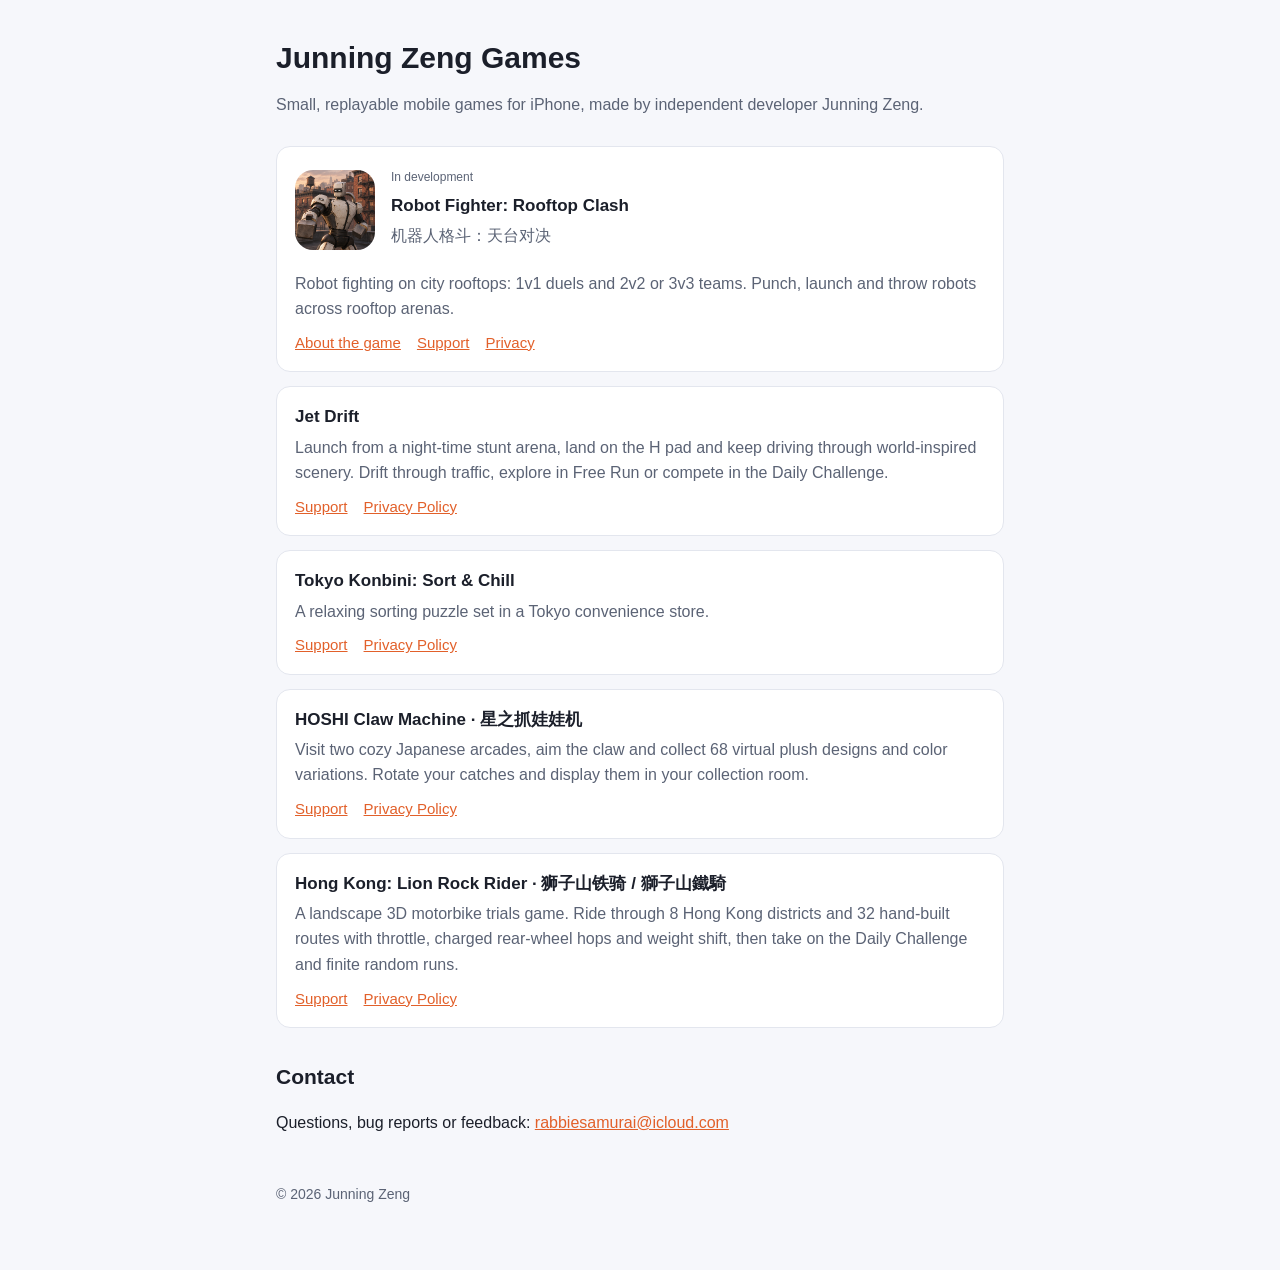
<file: index.html>
<!doctype html>
<html lang="en">
<head>
  <meta charset="utf-8">
  <meta name="viewport" content="width=device-width, initial-scale=1">
  <title>Junning Zeng Games</title>
  <meta name="description" content="Mobile games by Junning Zeng: Jet Drift, Tokyo Konbini: Sort &amp; Chill, HOSHI Claw Machine, Hong Kong: Lion Rock Rider and Robot Fighter: Rooftop Clash.">
  <link rel="stylesheet" href="style.css">
</head>
<body>
<main>
  <header>
    <h1>Junning Zeng Games</h1>
    <p class="muted">Small, replayable mobile games for iPhone, made by independent developer Junning Zeng.</p>
  </header>

  <section class="games">
    <div class="card" id="robot-fighter">
      <div class="game-heading"><img src="assets/robot-fighter.png" width="80" height="80" alt="Weathered industrial robot throwing a punch"><div><span class="status">In development</span><h3>Robot Fighter: Rooftop Clash</h3><p lang="zh-Hans">机器人格斗：天台对决</p></div></div>
      <p>Robot fighting on city rooftops: 1v1 duels and 2v2 or 3v3 teams. Punch, launch and throw robots across rooftop arenas.</p>
      <div class="links"><a href="robot-fighter.html">About the game</a><a href="support.html#robot-fighter">Support</a><a href="privacy.html#robot-fighter">Privacy</a></div>
    </div>

    <div class="card" id="rocket-flip">
      <h3>Jet Drift</h3>
      <p>Launch from a night-time stunt arena, land on the H pad and keep driving through world-inspired scenery. Drift through traffic, explore in Free Run or compete in the Daily Challenge.</p>
      <div class="links"><a href="support.html#rocket-flip">Support</a><a href="privacy.html">Privacy Policy</a></div>
    </div>
    <div class="card" id="konbini-sort">
      <h3>Tokyo Konbini: Sort &amp; Chill</h3>
      <p>A relaxing sorting puzzle set in a Tokyo convenience store.</p>
      <div class="links"><a href="support.html#konbini-sort">Support</a><a href="privacy.html">Privacy Policy</a></div>
    </div>
    <div class="card" id="hoshi-arcade">
      <h3>HOSHI Claw Machine · 星之抓娃娃机</h3>
      <p>Visit two cozy Japanese arcades, aim the claw and collect 68 virtual plush designs and color variations. Rotate your catches and display them in your collection room.</p>
      <div class="links"><a href="support.html#hoshi-arcade">Support</a><a href="privacy.html">Privacy Policy</a></div>
    </div>
    <div class="card" id="neon-kowloon">
      <h3>Hong Kong: Lion Rock Rider · 狮子山铁骑 / 獅子山鐵騎</h3>
      <p>A landscape 3D motorbike trials game. Ride through 8 Hong Kong districts and 32 hand-built routes with throttle, charged rear-wheel hops and weight shift, then take on the Daily Challenge and finite random runs.</p>
      <div class="links"><a href="support.html#neon-kowloon">Support</a><a href="privacy.html">Privacy Policy</a></div>
    </div>
  </section>

  <h2>Contact</h2>
  <p>Questions, bug reports or feedback: <a href="mailto:rabbiesamurai@icloud.com">rabbiesamurai@icloud.com</a></p>

  <footer>© 2026 Junning Zeng</footer>
</main>
</body>
</html>
</file>
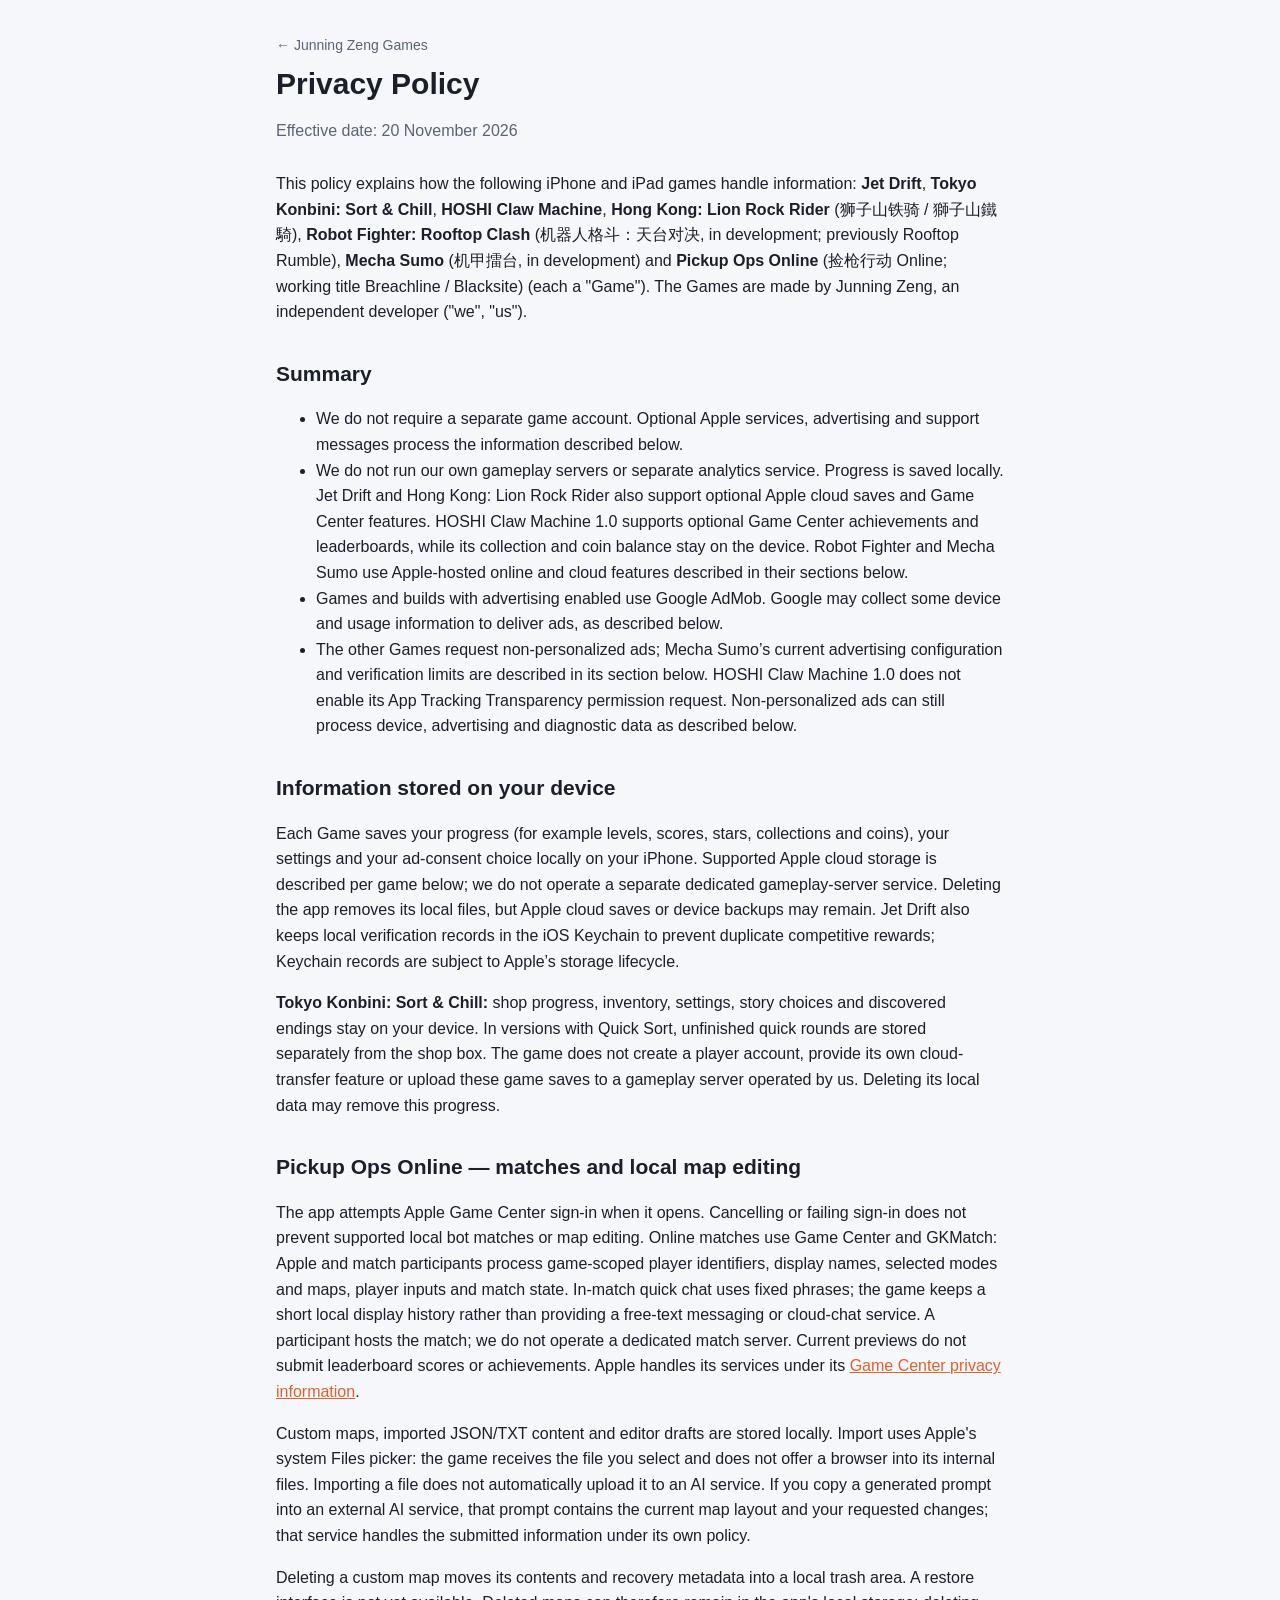
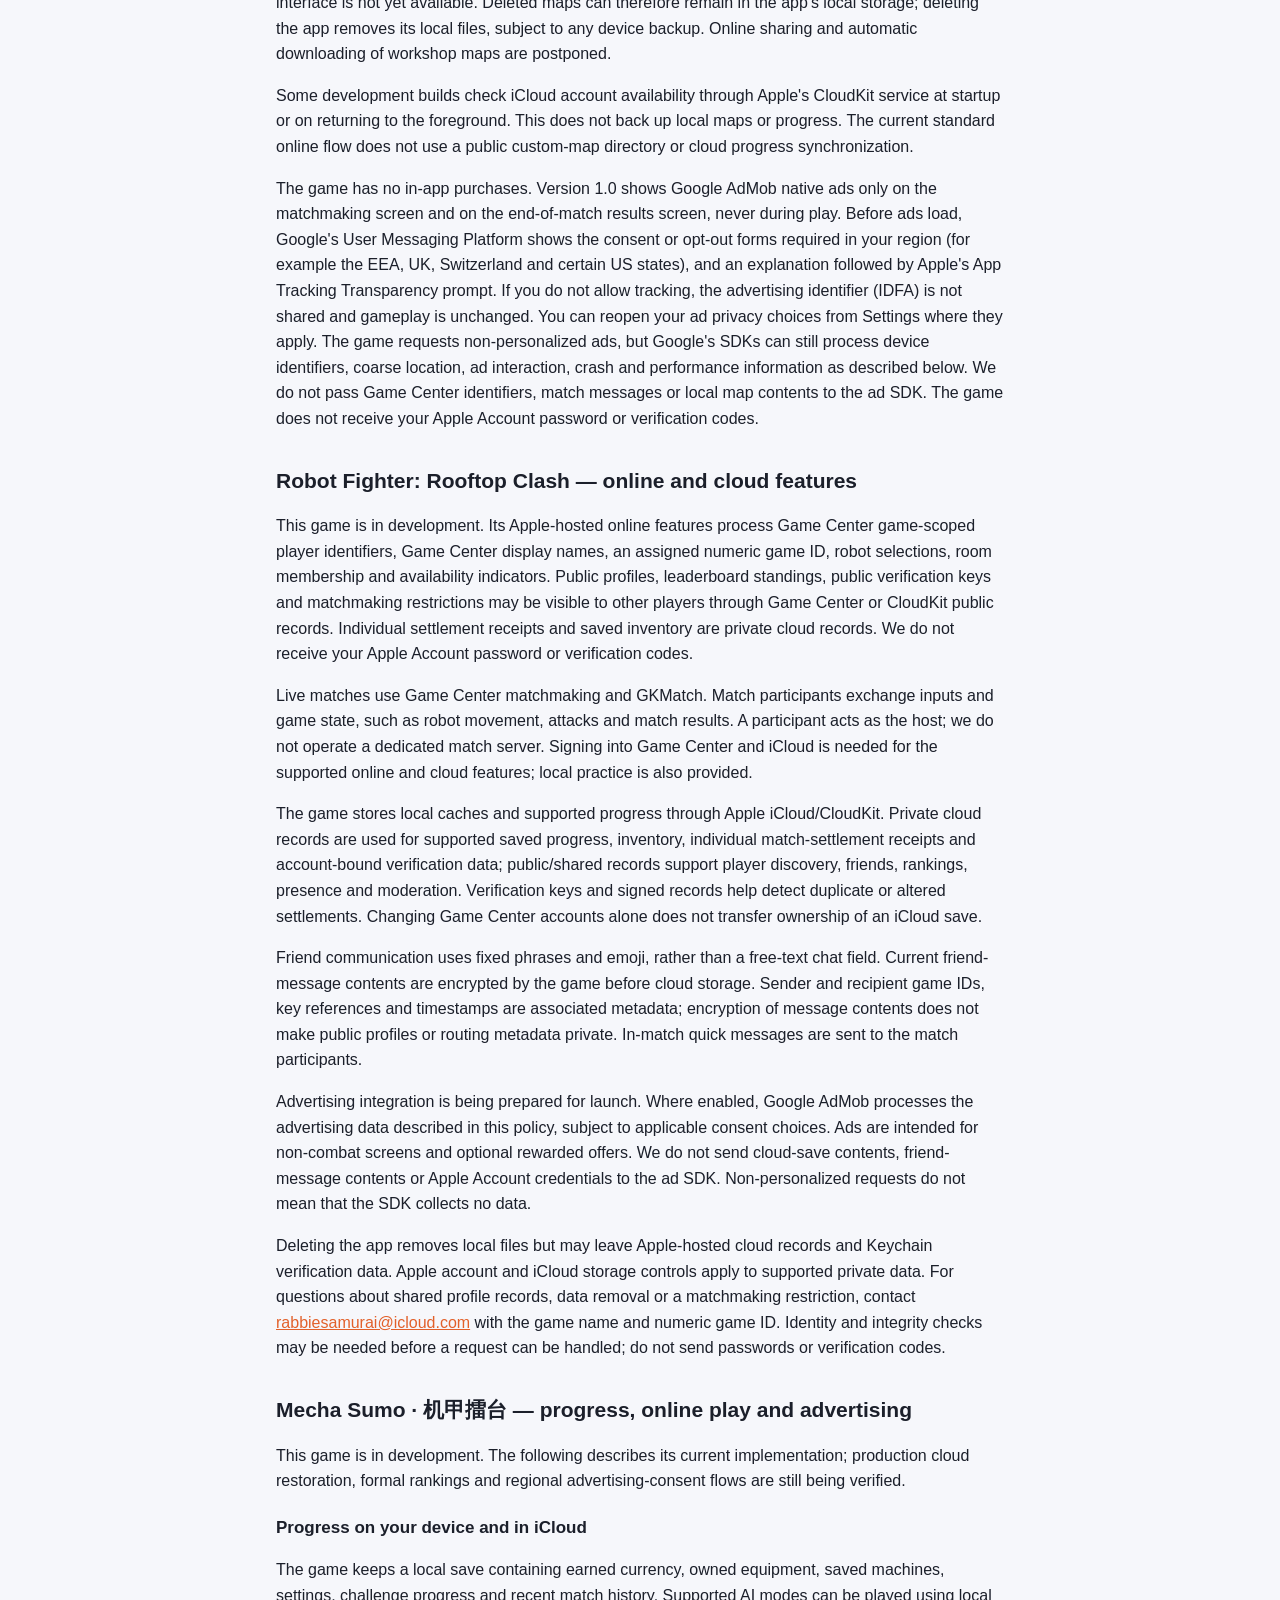
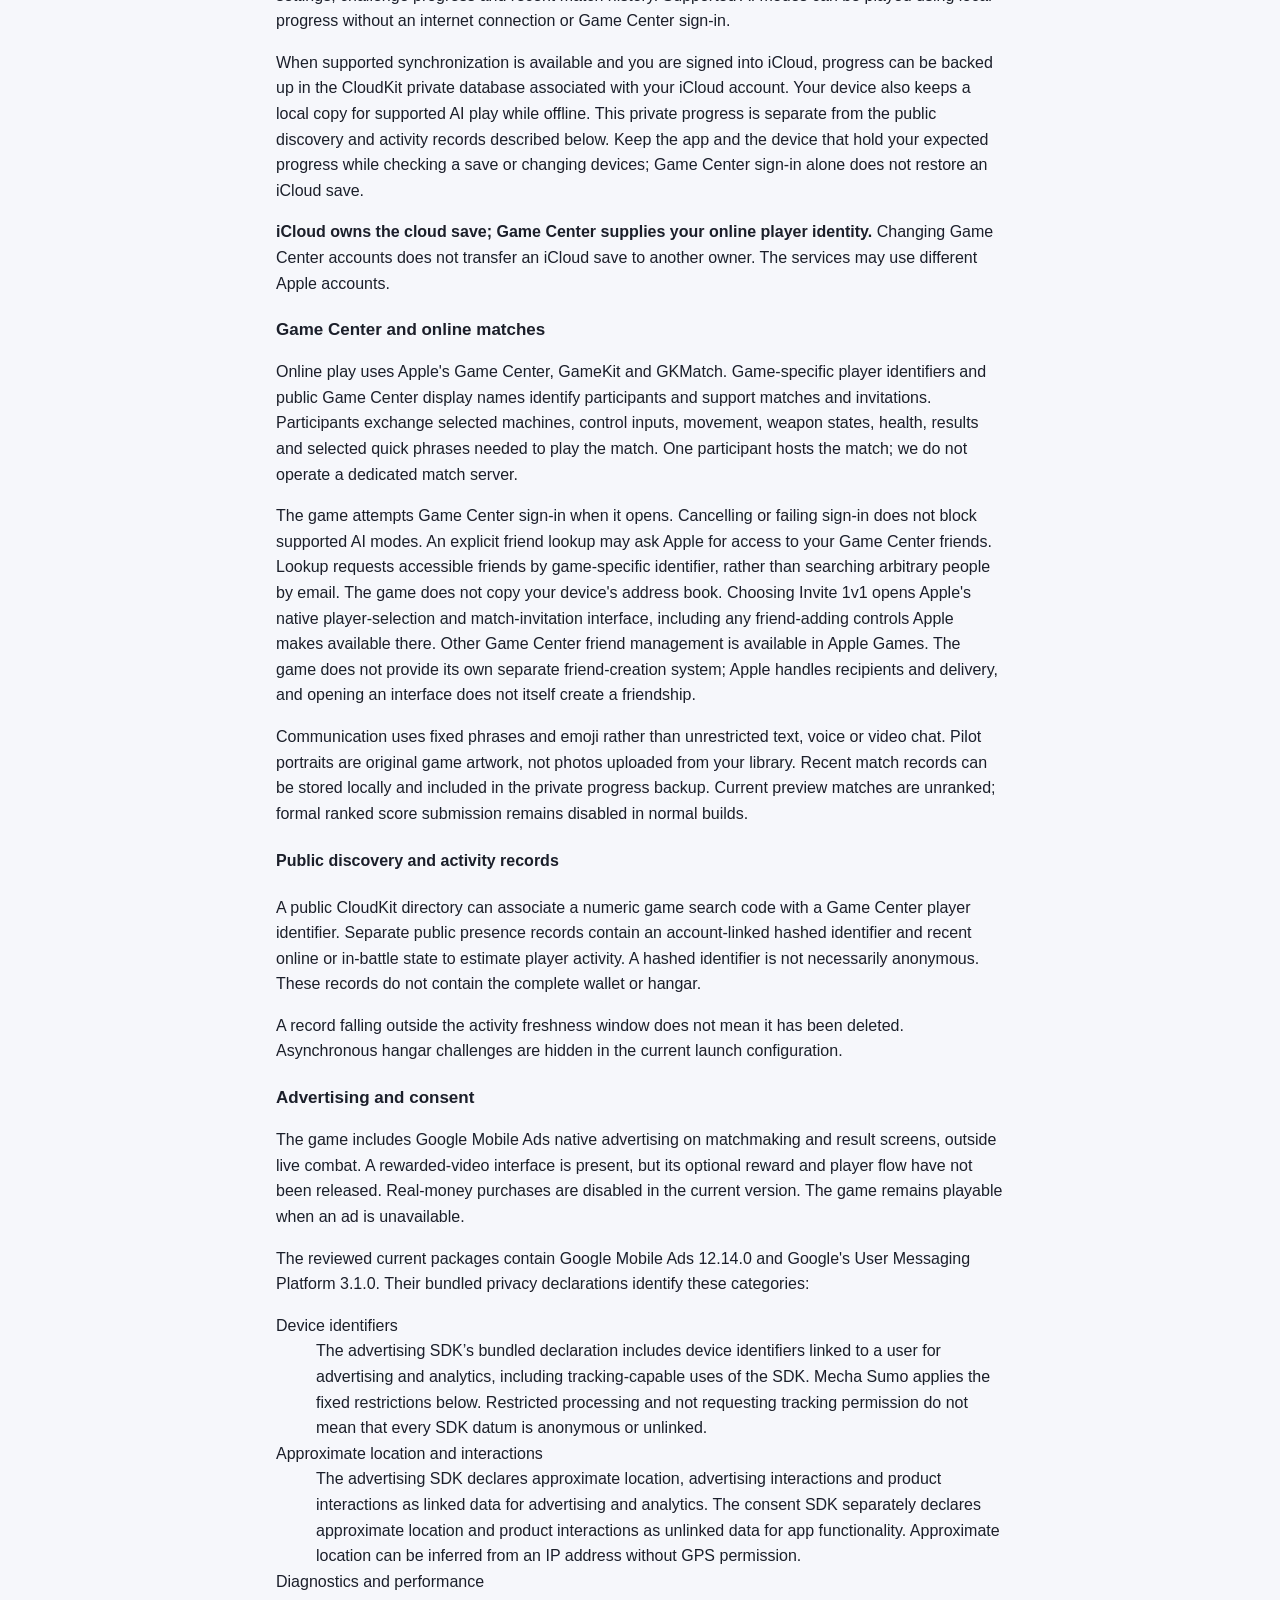
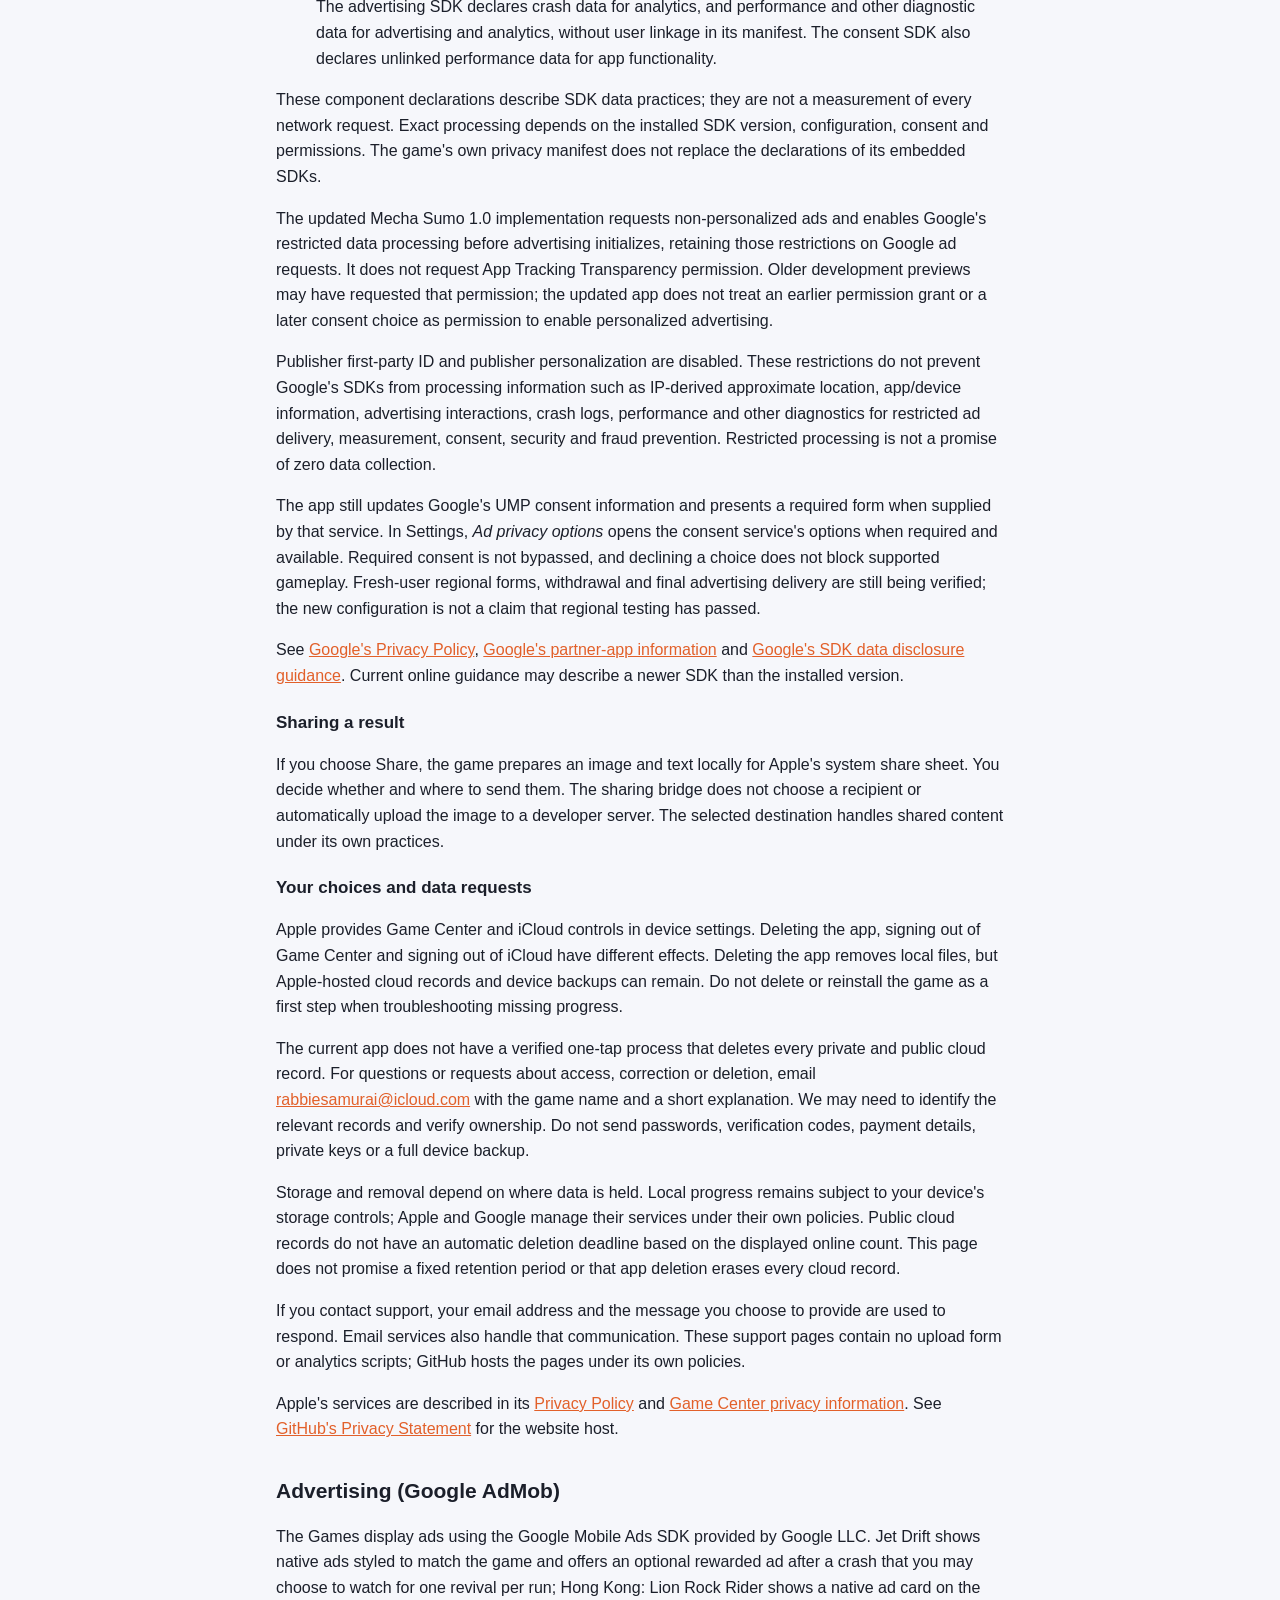
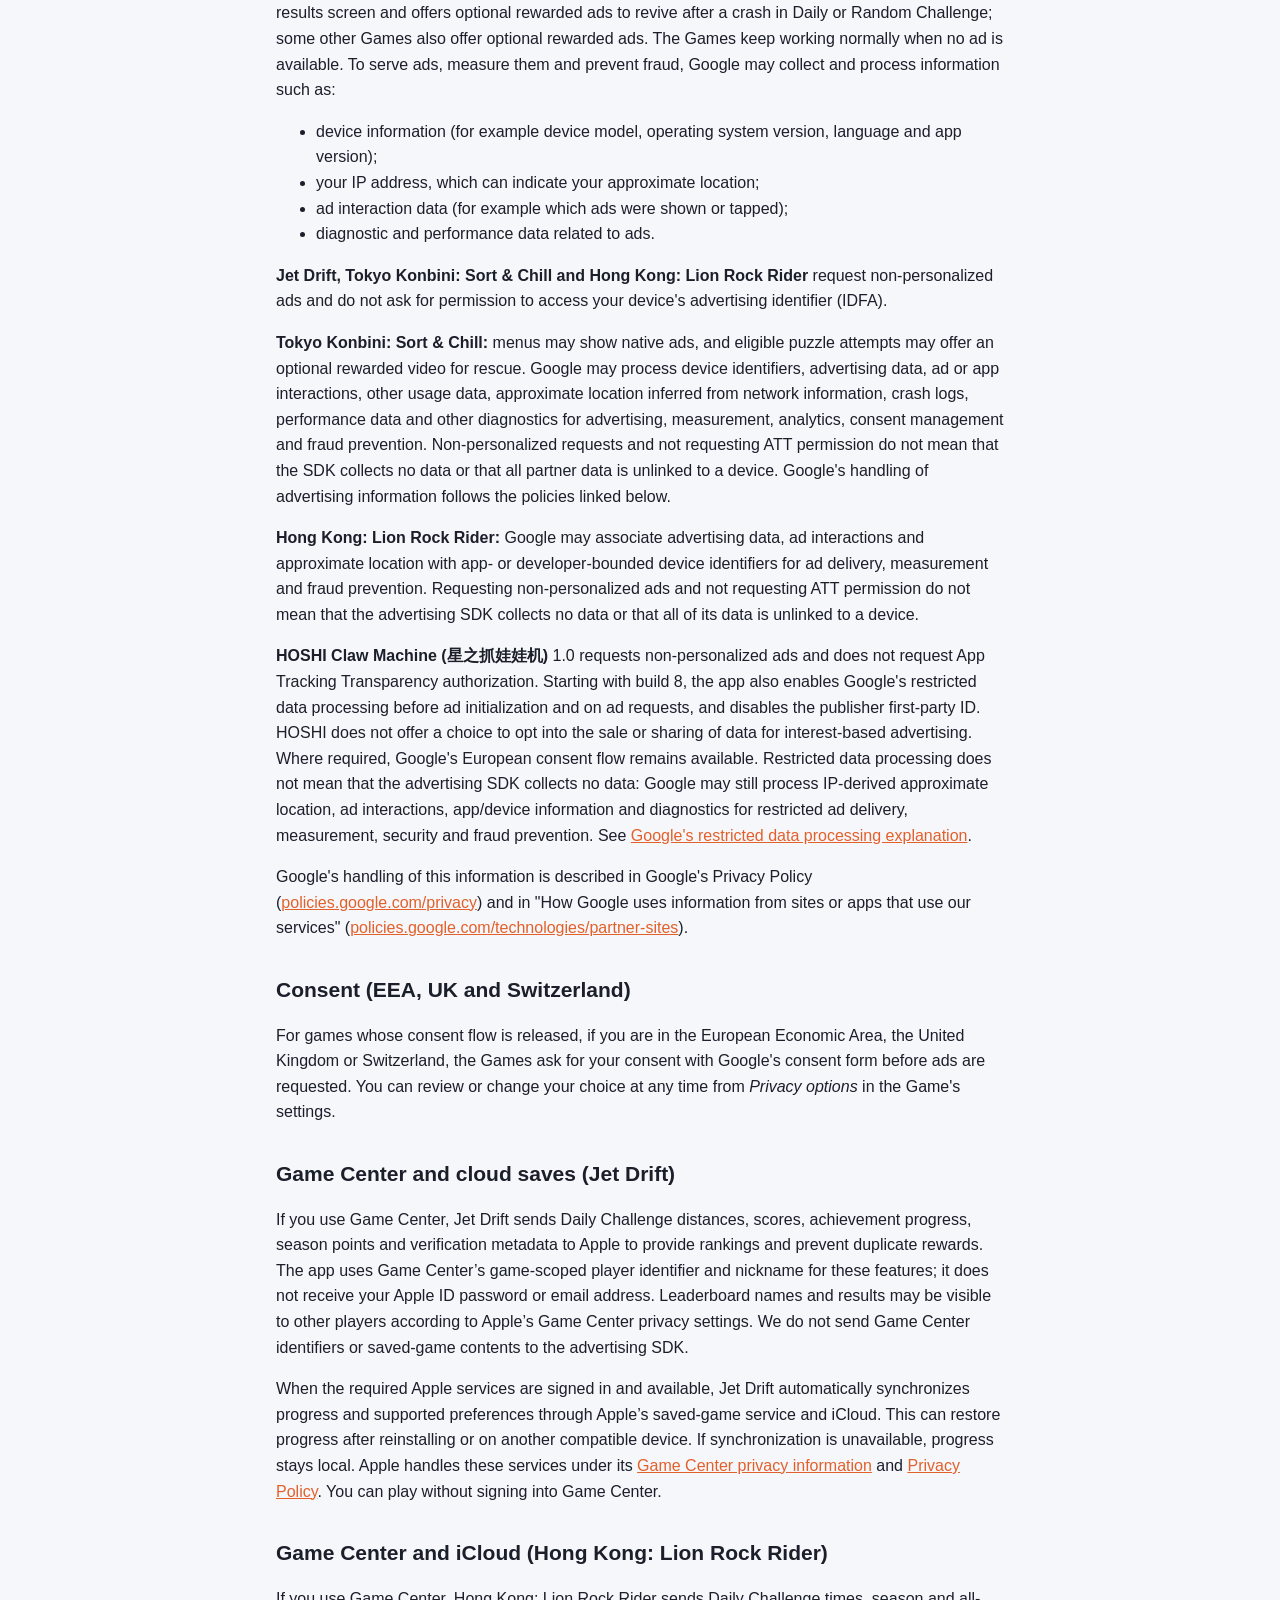
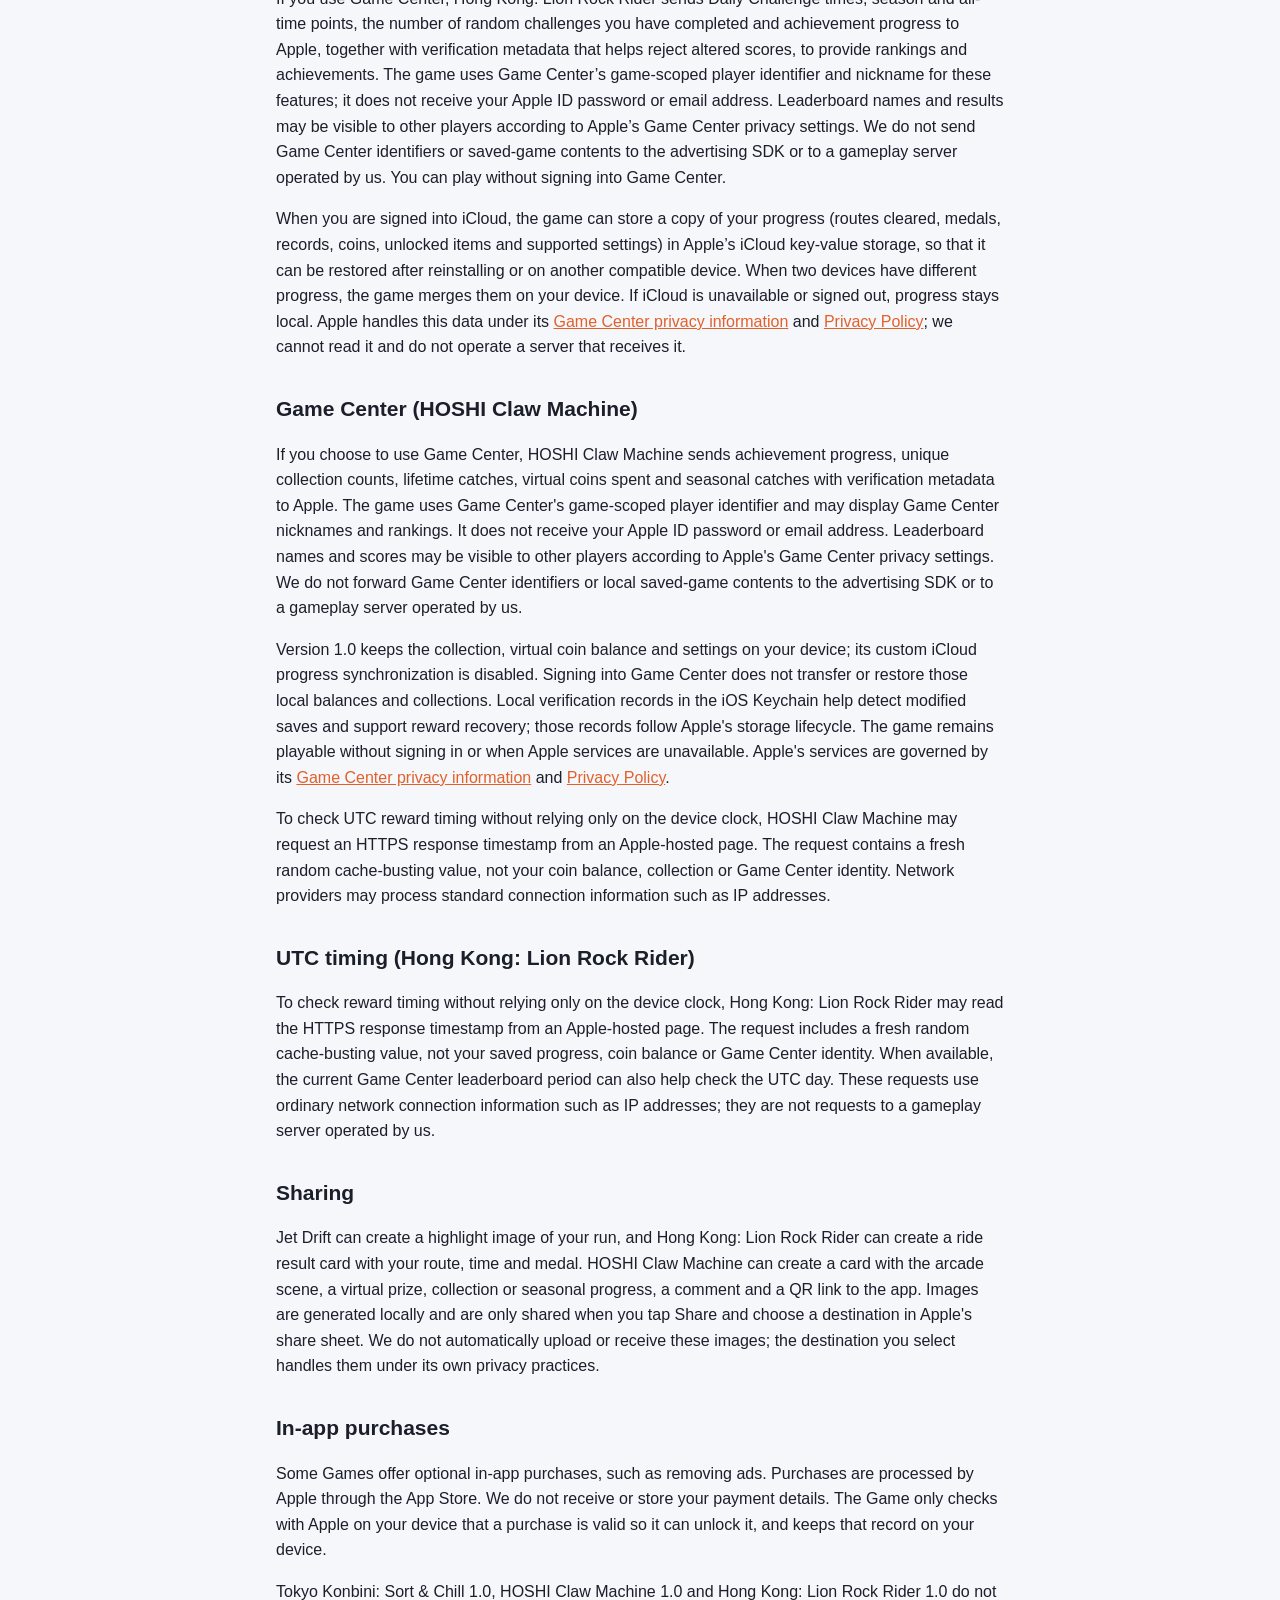
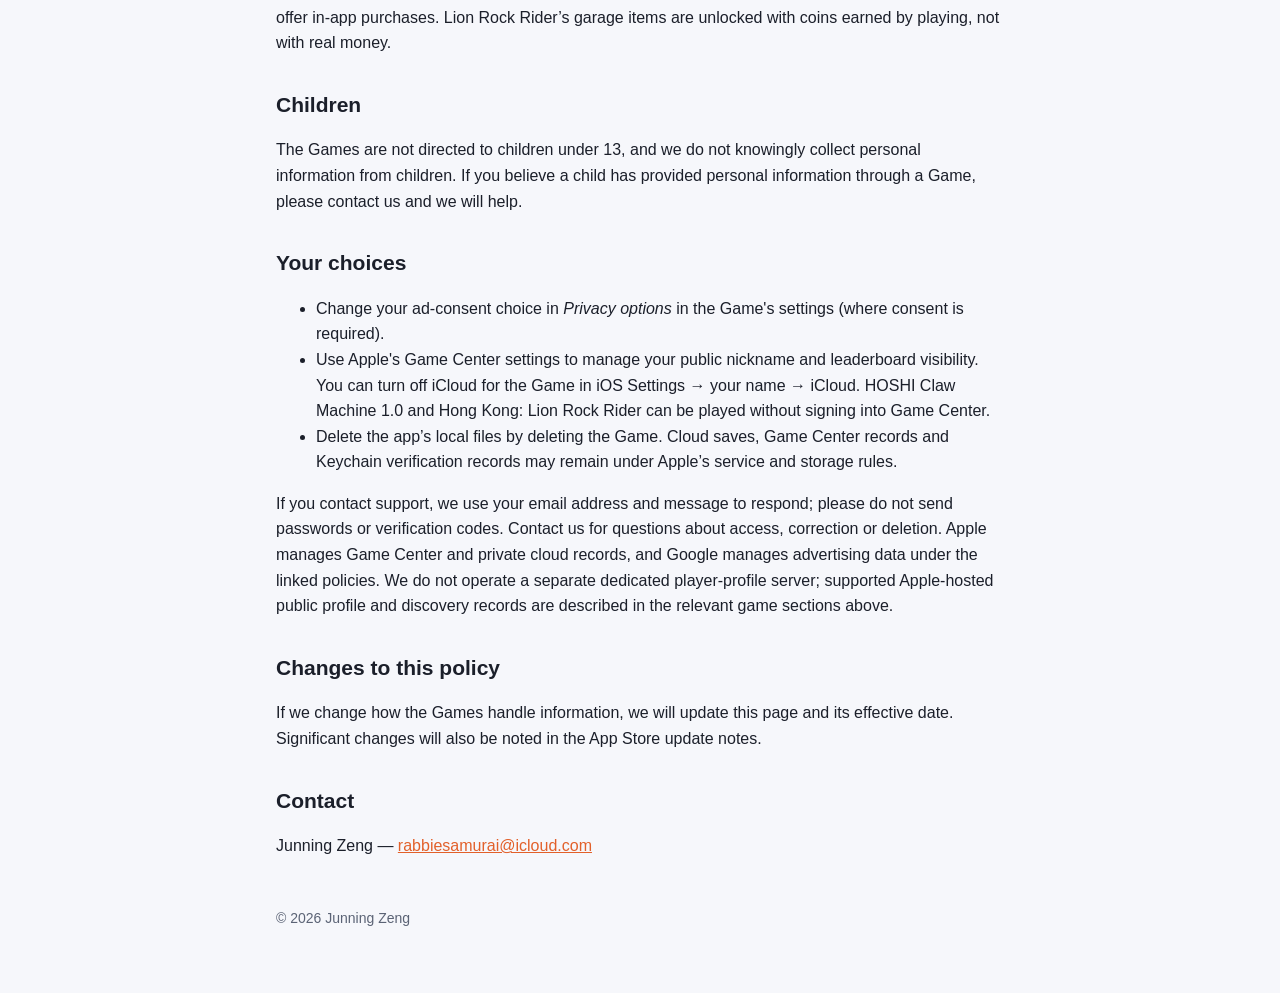
<file: privacy.html>
<!doctype html>
<html lang="en">
<head>
  <meta charset="utf-8">
  <meta name="viewport" content="width=device-width, initial-scale=1">
  <title>Privacy Policy</title>
  <meta name="description" content="Privacy policy for games by Junning Zeng.">
  <link rel="stylesheet" href="style.css">
</head>
<body>
<main>
  <header>
    <a class="home" href="index.html">← Junning Zeng Games</a>
    <h1>Privacy Policy</h1>
    <p class="muted">Effective date: 20 November 2026</p>
  </header>

  <p>This policy explains how the following iPhone and iPad games handle information: <strong>Jet Drift</strong>, <strong>Tokyo Konbini: Sort &amp; Chill</strong>, <strong>HOSHI Claw Machine</strong>, <strong>Hong Kong: Lion Rock Rider</strong> (狮子山铁骑 / 獅子山鐵騎), <strong>Robot Fighter: Rooftop Clash</strong> (机器人格斗：天台对决, in development; previously Rooftop Rumble), <strong>Mecha Sumo</strong> (机甲擂台, in development) and <strong>Pickup Ops Online</strong> (捡枪行动 Online; working title Breachline / Blacksite) (each a "Game"). The Games are made by Junning Zeng, an independent developer ("we", "us").</p>

  <h2>Summary</h2>
  <ul>
    <li>We do not require a separate game account. Optional Apple services, advertising and support messages process the information described below.</li>
    <li>We do not run our own gameplay servers or separate analytics service. Progress is saved locally. Jet Drift and Hong Kong: Lion Rock Rider also support optional Apple cloud saves and Game Center features. HOSHI Claw Machine 1.0 supports optional Game Center achievements and leaderboards, while its collection and coin balance stay on the device. Robot Fighter and Mecha Sumo use Apple-hosted online and cloud features described in their sections below.</li>
    <li>Games and builds with advertising enabled use Google AdMob. Google may collect some device and usage information to deliver ads, as described below.</li>
    <li>The other Games request non-personalized ads; Mecha Sumo’s current advertising configuration and verification limits are described in its section below. HOSHI Claw Machine 1.0 does not enable its App Tracking Transparency permission request. Non-personalized ads can still process device, advertising and diagnostic data as described below.</li>
  </ul>

  <h2>Information stored on your device</h2>
  <p>Each Game saves your progress (for example levels, scores, stars, collections and coins), your settings and your ad-consent choice locally on your iPhone. Supported Apple cloud storage is described per game below; we do not operate a separate dedicated gameplay-server service. Deleting the app removes its local files, but Apple cloud saves or device backups may remain. Jet Drift also keeps local verification records in the iOS Keychain to prevent duplicate competitive rewards; Keychain records are subject to Apple’s storage lifecycle.</p>
  <p><strong>Tokyo Konbini: Sort &amp; Chill:</strong> shop progress, inventory, settings, story choices and discovered endings stay on your device. In versions with Quick Sort, unfinished quick rounds are stored separately from the shop box. The game does not create a player account, provide its own cloud-transfer feature or upload these game saves to a gameplay server operated by us. Deleting its local data may remove this progress.</p>

  <h2 id="pickup-ops">Pickup Ops Online — matches and local map editing</h2>
  <p>The app attempts Apple Game Center sign-in when it opens. Cancelling or failing sign-in does not prevent supported local bot matches or map editing. Online matches use Game Center and GKMatch: Apple and match participants process game-scoped player identifiers, display names, selected modes and maps, player inputs and match state. In-match quick chat uses fixed phrases; the game keeps a short local display history rather than providing a free-text messaging or cloud-chat service. A participant hosts the match; we do not operate a dedicated match server. Current previews do not submit leaderboard scores or achievements. Apple handles its services under its <a href="https://www.apple.com/legal/privacy/data/en/game-center/">Game Center privacy information</a>.</p>
  <p>Custom maps, imported JSON/TXT content and editor drafts are stored locally. Import uses Apple's system Files picker: the game receives the file you select and does not offer a browser into its internal files. Importing a file does not automatically upload it to an AI service. If you copy a generated prompt into an external AI service, that prompt contains the current map layout and your requested changes; that service handles the submitted information under its own policy.</p>
  <p>Deleting a custom map moves its contents and recovery metadata into a local trash area. A restore interface is not yet available. Deleted maps can therefore remain in the app's local storage; deleting the app removes its local files, subject to any device backup. Online sharing and automatic downloading of workshop maps are postponed.</p>
  <p>Some development builds check iCloud account availability through Apple's CloudKit service at startup or on returning to the foreground. This does not back up local maps or progress. The current standard online flow does not use a public custom-map directory or cloud progress synchronization.</p>
  <p>The game has no in-app purchases. Version 1.0 shows Google AdMob native ads only on the matchmaking screen and on the end-of-match results screen, never during play. Before ads load, Google's User Messaging Platform shows the consent or opt-out forms required in your region (for example the EEA, UK, Switzerland and certain US states), and an explanation followed by Apple's App Tracking Transparency prompt. If you do not allow tracking, the advertising identifier (IDFA) is not shared and gameplay is unchanged. You can reopen your ad privacy choices from Settings where they apply. The game requests non-personalized ads, but Google's SDKs can still process device identifiers, coarse location, ad interaction, crash and performance information as described below. We do not pass Game Center identifiers, match messages or local map contents to the ad SDK. The game does not receive your Apple Account password or verification codes.</p>

  <h2 id="robot-fighter">Robot Fighter: Rooftop Clash — online and cloud features</h2>
  <p>This game is in development. Its Apple-hosted online features process Game Center game-scoped player identifiers, Game Center display names, an assigned numeric game ID, robot selections, room membership and availability indicators. Public profiles, leaderboard standings, public verification keys and matchmaking restrictions may be visible to other players through Game Center or CloudKit public records. Individual settlement receipts and saved inventory are private cloud records. We do not receive your Apple Account password or verification codes.</p>
  <p>Live matches use Game Center matchmaking and GKMatch. Match participants exchange inputs and game state, such as robot movement, attacks and match results. A participant acts as the host; we do not operate a dedicated match server. Signing into Game Center and iCloud is needed for the supported online and cloud features; local practice is also provided.</p>
  <p>The game stores local caches and supported progress through Apple iCloud/CloudKit. Private cloud records are used for supported saved progress, inventory, individual match-settlement receipts and account-bound verification data; public/shared records support player discovery, friends, rankings, presence and moderation. Verification keys and signed records help detect duplicate or altered settlements. Changing Game Center accounts alone does not transfer ownership of an iCloud save.</p>
  <p>Friend communication uses fixed phrases and emoji, rather than a free-text chat field. Current friend-message contents are encrypted by the game before cloud storage. Sender and recipient game IDs, key references and timestamps are associated metadata; encryption of message contents does not make public profiles or routing metadata private. In-match quick messages are sent to the match participants.</p>
  <p>Advertising integration is being prepared for launch. Where enabled, Google AdMob processes the advertising data described in this policy, subject to applicable consent choices. Ads are intended for non-combat screens and optional rewarded offers. We do not send cloud-save contents, friend-message contents or Apple Account credentials to the ad SDK. Non-personalized requests do not mean that the SDK collects no data.</p>
  <p>Deleting the app removes local files but may leave Apple-hosted cloud records and Keychain verification data. Apple account and iCloud storage controls apply to supported private data. For questions about shared profile records, data removal or a matchmaking restriction, contact <a href="mailto:rabbiesamurai@icloud.com">rabbiesamurai@icloud.com</a> with the game name and numeric game ID. Identity and integrity checks may be needed before a request can be handled; do not send passwords or verification codes.</p>

  <h2 id="mecha-sumo">Mecha Sumo · 机甲擂台 — progress, online play and advertising</h2>
  <p>This game is in development. The following describes its current implementation; production cloud restoration, formal rankings and regional advertising-consent flows are still being verified.</p>
    <h3 id="mecha-sumo-saves">Progress on your device and in iCloud</h3>
    <p>The game keeps a local save containing earned currency, owned equipment, saved machines, settings, challenge progress and recent match history. Supported AI modes can be played using local progress without an internet connection or Game Center sign-in.</p>
    <p>When supported synchronization is available and you are signed into iCloud, progress can be backed up in the CloudKit private database associated with your iCloud account. Your device also keeps a local copy for supported AI play while offline. This private progress is separate from the public discovery and activity records described below. Keep the app and the device that hold your expected progress while checking a save or changing devices; Game Center sign-in alone does not restore an iCloud save.</p>
    <p><strong>iCloud owns the cloud save; Game Center supplies your online player identity.</strong> Changing Game Center accounts does not transfer an iCloud save to another owner. The services may use different Apple accounts.</p>
    <h3 id="mecha-sumo-online">Game Center and online matches</h3>
    <p>Online play uses Apple's Game Center, GameKit and GKMatch. Game-specific player identifiers and public Game Center display names identify participants and support matches and invitations. Participants exchange selected machines, control inputs, movement, weapon states, health, results and selected quick phrases needed to play the match. One participant hosts the match; we do not operate a dedicated match server.</p>
    <p>The game attempts Game Center sign-in when it opens. Cancelling or failing sign-in does not block supported AI modes. An explicit friend lookup may ask Apple for access to your Game Center friends. Lookup requests accessible friends by game-specific identifier, rather than searching arbitrary people by email. The game does not copy your device's address book. Choosing Invite 1v1 opens Apple's native player-selection and match-invitation interface, including any friend-adding controls Apple makes available there. Other Game Center friend management is available in Apple Games. The game does not provide its own separate friend-creation system; Apple handles recipients and delivery, and opening an interface does not itself create a friendship.</p>
    <p>Communication uses fixed phrases and emoji rather than unrestricted text, voice or video chat. Pilot portraits are original game artwork, not photos uploaded from your library. Recent match records can be stored locally and included in the private progress backup. Current preview matches are unranked; formal ranked score submission remains disabled in normal builds.</p>
    <h4>Public discovery and activity records</h4>
    <p>A public CloudKit directory can associate a numeric game search code with a Game Center player identifier. Separate public presence records contain an account-linked hashed identifier and recent online or in-battle state to estimate player activity. A hashed identifier is not necessarily anonymous. These records do not contain the complete wallet or hangar.</p>
    <p>A record falling outside the activity freshness window does not mean it has been deleted. Asynchronous hangar challenges are hidden in the current launch configuration.</p>
    <h3 id="mecha-sumo-ads">Advertising and consent</h3>
    <p>The game includes Google Mobile Ads native advertising on matchmaking and result screens, outside live combat. A rewarded-video interface is present, but its optional reward and player flow have not been released. Real-money purchases are disabled in the current version. The game remains playable when an ad is unavailable.</p>
    <p>The reviewed current packages contain Google Mobile Ads 12.14.0 and Google's User Messaging Platform 3.1.0. Their bundled privacy declarations identify these categories:</p>
    <dl class="mecha-facts">
      <dt>Device identifiers</dt><dd>The advertising SDK’s bundled declaration includes device identifiers linked to a user for advertising and analytics, including tracking-capable uses of the SDK. Mecha Sumo applies the fixed restrictions below. Restricted processing and not requesting tracking permission do not mean that every SDK datum is anonymous or unlinked.</dd>
      <dt>Approximate location and interactions</dt><dd>The advertising SDK declares approximate location, advertising interactions and product interactions as linked data for advertising and analytics. The consent SDK separately declares approximate location and product interactions as unlinked data for app functionality. Approximate location can be inferred from an IP address without GPS permission.</dd>
      <dt>Diagnostics and performance</dt><dd>The advertising SDK declares crash data for analytics, and performance and other diagnostic data for advertising and analytics, without user linkage in its manifest. The consent SDK also declares unlinked performance data for app functionality.</dd>
    </dl>
    <p>These component declarations describe SDK data practices; they are not a measurement of every network request. Exact processing depends on the installed SDK version, configuration, consent and permissions. The game's own privacy manifest does not replace the declarations of its embedded SDKs.</p>
    <p>The updated Mecha Sumo 1.0 implementation requests non-personalized ads and enables Google's restricted data processing before advertising initializes, retaining those restrictions on Google ad requests. It does not request App Tracking Transparency permission. Older development previews may have requested that permission; the updated app does not treat an earlier permission grant or a later consent choice as permission to enable personalized advertising.</p>
    <p>Publisher first-party ID and publisher personalization are disabled. These restrictions do not prevent Google's SDKs from processing information such as IP-derived approximate location, app/device information, advertising interactions, crash logs, performance and other diagnostics for restricted ad delivery, measurement, consent, security and fraud prevention. Restricted processing is not a promise of zero data collection.</p>
    <p>The app still updates Google's UMP consent information and presents a required form when supplied by that service. In Settings, <em>Ad privacy options</em> opens the consent service's options when required and available. Required consent is not bypassed, and declining a choice does not block supported gameplay. Fresh-user regional forms, withdrawal and final advertising delivery are still being verified; the new configuration is not a claim that regional testing has passed.</p>
    <p>See <a href="https://policies.google.com/privacy">Google's Privacy Policy</a>, <a href="https://policies.google.com/technologies/partner-sites">Google's partner-app information</a> and <a href="https://developers.google.com/admob/ios/privacy/data-disclosure">Google's SDK data disclosure guidance</a>. Current online guidance may describe a newer SDK than the installed version.</p>
    <h3>Sharing a result</h3>
    <p>If you choose Share, the game prepares an image and text locally for Apple's system share sheet. You decide whether and where to send them. The sharing bridge does not choose a recipient or automatically upload the image to a developer server. The selected destination handles shared content under its own practices.</p>
    <h3 id="mecha-sumo-choices">Your choices and data requests</h3>
    <p>Apple provides Game Center and iCloud controls in device settings. Deleting the app, signing out of Game Center and signing out of iCloud have different effects. Deleting the app removes local files, but Apple-hosted cloud records and device backups can remain. Do not delete or reinstall the game as a first step when troubleshooting missing progress.</p>
    <p>The current app does not have a verified one-tap process that deletes every private and public cloud record. For questions or requests about access, correction or deletion, email <a href="mailto:rabbiesamurai@icloud.com?subject=Mecha%20Sumo%20privacy">rabbiesamurai@icloud.com</a> with the game name and a short explanation. We may need to identify the relevant records and verify ownership. Do not send passwords, verification codes, payment details, private keys or a full device backup.</p>
    <p>Storage and removal depend on where data is held. Local progress remains subject to your device's storage controls; Apple and Google manage their services under their own policies. Public cloud records do not have an automatic deletion deadline based on the displayed online count. This page does not promise a fixed retention period or that app deletion erases every cloud record.</p>
    <p>If you contact support, your email address and the message you choose to provide are used to respond. Email services also handle that communication. These support pages contain no upload form or analytics scripts; GitHub hosts the pages under its own policies.</p>
    <p>Apple's services are described in its <a href="https://www.apple.com/legal/privacy/">Privacy Policy</a> and <a href="https://www.apple.com/legal/privacy/data/en/game-center/">Game Center privacy information</a>. See <a href="https://docs.github.com/en/site-policy/privacy-policies/github-general-privacy-statement">GitHub's Privacy Statement</a> for the website host.</p>

  <h2>Advertising (Google AdMob)</h2>
  <p>The Games display ads using the Google Mobile Ads SDK provided by Google LLC. Jet Drift shows native ads styled to match the game and offers an optional rewarded ad after a crash that you may choose to watch for one revival per run; Hong Kong: Lion Rock Rider shows a native ad card on the results screen and offers optional rewarded ads to revive after a crash in Daily or Random Challenge; some other Games also offer optional rewarded ads. The Games keep working normally when no ad is available. To serve ads, measure them and prevent fraud, Google may collect and process information such as:</p>
  <ul>
    <li>device information (for example device model, operating system version, language and app version);</li>
    <li>your IP address, which can indicate your approximate location;</li>
    <li>ad interaction data (for example which ads were shown or tapped);</li>
    <li>diagnostic and performance data related to ads.</li>
  </ul>
  <p><strong>Jet Drift, Tokyo Konbini: Sort &amp; Chill and Hong Kong: Lion Rock Rider</strong> request non-personalized ads and do not ask for permission to access your device's advertising identifier (IDFA).</p>
  <p><strong>Tokyo Konbini: Sort &amp; Chill:</strong> menus may show native ads, and eligible puzzle attempts may offer an optional rewarded video for rescue. Google may process device identifiers, advertising data, ad or app interactions, other usage data, approximate location inferred from network information, crash logs, performance data and other diagnostics for advertising, measurement, analytics, consent management and fraud prevention. Non-personalized requests and not requesting ATT permission do not mean that the SDK collects no data or that all partner data is unlinked to a device. Google's handling of advertising information follows the policies linked below.</p>
  <p><strong>Hong Kong: Lion Rock Rider:</strong> Google may associate advertising data, ad interactions and approximate location with app- or developer-bounded device identifiers for ad delivery, measurement and fraud prevention. Requesting non-personalized ads and not requesting ATT permission do not mean that the advertising SDK collects no data or that all of its data is unlinked to a device.</p>
  <p><strong>HOSHI Claw Machine (星之抓娃娃机)</strong> 1.0 requests non-personalized ads and does not request App Tracking Transparency authorization. Starting with build 8, the app also enables Google's restricted data processing before ad initialization and on ad requests, and disables the publisher first-party ID. HOSHI does not offer a choice to opt into the sale or sharing of data for interest-based advertising. Where required, Google's European consent flow remains available. Restricted data processing does not mean that the advertising SDK collects no data: Google may still process IP-derived approximate location, ad interactions, app/device information and diagnostics for restricted ad delivery, measurement, security and fraud prevention. See <a href="https://support.google.com/admob/answer/14125907">Google's restricted data processing explanation</a>.</p>
  <p>Google's handling of this information is described in Google's Privacy Policy (<a href="https://policies.google.com/privacy">policies.google.com/privacy</a>) and in "How Google uses information from sites or apps that use our services" (<a href="https://policies.google.com/technologies/partner-sites">policies.google.com/technologies/partner-sites</a>).</p>

  <h2>Consent (EEA, UK and Switzerland)</h2>
  <p>For games whose consent flow is released, if you are in the European Economic Area, the United Kingdom or Switzerland, the Games ask for your consent with Google's consent form before ads are requested. You can review or change your choice at any time from <em>Privacy options</em> in the Game's settings.</p>

  <h2>Game Center and cloud saves (Jet Drift)</h2>
  <p>If you use Game Center, Jet Drift sends Daily Challenge distances, scores, achievement progress, season points and verification metadata to Apple to provide rankings and prevent duplicate rewards. The app uses Game Center’s game-scoped player identifier and nickname for these features; it does not receive your Apple ID password or email address. Leaderboard names and results may be visible to other players according to Apple’s Game Center privacy settings. We do not send Game Center identifiers or saved-game contents to the advertising SDK.</p>
  <p>When the required Apple services are signed in and available, Jet Drift automatically synchronizes progress and supported preferences through Apple’s saved-game service and iCloud. This can restore progress after reinstalling or on another compatible device. If synchronization is unavailable, progress stays local. Apple handles these services under its <a href="https://www.apple.com/legal/privacy/data/en/game-center/">Game Center privacy information</a> and <a href="https://www.apple.com/legal/privacy/">Privacy Policy</a>. You can play without signing into Game Center.</p>

  <h2>Game Center and iCloud (Hong Kong: Lion Rock Rider)</h2>
  <p>If you use Game Center, Hong Kong: Lion Rock Rider sends Daily Challenge times, season and all-time points, the number of random challenges you have completed and achievement progress to Apple, together with verification metadata that helps reject altered scores, to provide rankings and achievements. The game uses Game Center’s game-scoped player identifier and nickname for these features; it does not receive your Apple ID password or email address. Leaderboard names and results may be visible to other players according to Apple’s Game Center privacy settings. We do not send Game Center identifiers or saved-game contents to the advertising SDK or to a gameplay server operated by us. You can play without signing into Game Center.</p>
  <p>When you are signed into iCloud, the game can store a copy of your progress (routes cleared, medals, records, coins, unlocked items and supported settings) in Apple’s iCloud key-value storage, so that it can be restored after reinstalling or on another compatible device. When two devices have different progress, the game merges them on your device. If iCloud is unavailable or signed out, progress stays local. Apple handles this data under its <a href="https://www.apple.com/legal/privacy/data/en/game-center/">Game Center privacy information</a> and <a href="https://www.apple.com/legal/privacy/">Privacy Policy</a>; we cannot read it and do not operate a server that receives it.</p>

  <h2>Game Center (HOSHI Claw Machine)</h2>
  <p>If you choose to use Game Center, HOSHI Claw Machine sends achievement progress, unique collection counts, lifetime catches, virtual coins spent and seasonal catches with verification metadata to Apple. The game uses Game Center's game-scoped player identifier and may display Game Center nicknames and rankings. It does not receive your Apple ID password or email address. Leaderboard names and scores may be visible to other players according to Apple's Game Center privacy settings. We do not forward Game Center identifiers or local saved-game contents to the advertising SDK or to a gameplay server operated by us.</p>
  <p>Version 1.0 keeps the collection, virtual coin balance and settings on your device; its custom iCloud progress synchronization is disabled. Signing into Game Center does not transfer or restore those local balances and collections. Local verification records in the iOS Keychain help detect modified saves and support reward recovery; those records follow Apple's storage lifecycle. The game remains playable without signing in or when Apple services are unavailable. Apple's services are governed by its <a href="https://www.apple.com/legal/privacy/data/en/game-center/">Game Center privacy information</a> and <a href="https://www.apple.com/legal/privacy/">Privacy Policy</a>.</p>
  <p>To check UTC reward timing without relying only on the device clock, HOSHI Claw Machine may request an HTTPS response timestamp from an Apple-hosted page. The request contains a fresh random cache-busting value, not your coin balance, collection or Game Center identity. Network providers may process standard connection information such as IP addresses.</p>

  <h2>UTC timing (Hong Kong: Lion Rock Rider)</h2>
  <p>To check reward timing without relying only on the device clock, Hong Kong: Lion Rock Rider may read the HTTPS response timestamp from an Apple-hosted page. The request includes a fresh random cache-busting value, not your saved progress, coin balance or Game Center identity. When available, the current Game Center leaderboard period can also help check the UTC day. These requests use ordinary network connection information such as IP addresses; they are not requests to a gameplay server operated by us.</p>

  <h2>Sharing</h2>
  <p>Jet Drift can create a highlight image of your run, and Hong Kong: Lion Rock Rider can create a ride result card with your route, time and medal. HOSHI Claw Machine can create a card with the arcade scene, a virtual prize, collection or seasonal progress, a comment and a QR link to the app. Images are generated locally and are only shared when you tap Share and choose a destination in Apple's share sheet. We do not automatically upload or receive these images; the destination you select handles them under its own privacy practices.</p>

  <h2>In-app purchases</h2>
  <p>Some Games offer optional in-app purchases, such as removing ads. Purchases are processed by Apple through the App Store. We do not receive or store your payment details. The Game only checks with Apple on your device that a purchase is valid so it can unlock it, and keeps that record on your device.</p>

  <p>Tokyo Konbini: Sort &amp; Chill 1.0, HOSHI Claw Machine 1.0 and Hong Kong: Lion Rock Rider 1.0 do not offer in-app purchases. Lion Rock Rider’s garage items are unlocked with coins earned by playing, not with real money.</p>

  <h2>Children</h2>
  <p>The Games are not directed to children under 13, and we do not knowingly collect personal information from children. If you believe a child has provided personal information through a Game, please contact us and we will help.</p>

  <h2>Your choices</h2>
  <ul>
    <li>Change your ad-consent choice in <em>Privacy options</em> in the Game's settings (where consent is required).</li>
    <li>Use Apple's Game Center settings to manage your public nickname and leaderboard visibility. You can turn off iCloud for the Game in iOS Settings → your name → iCloud. HOSHI Claw Machine 1.0 and Hong Kong: Lion Rock Rider can be played without signing into Game Center.</li>
    <li>Delete the app’s local files by deleting the Game. Cloud saves, Game Center records and Keychain verification records may remain under Apple’s service and storage rules.</li>
  </ul>
  <p>If you contact support, we use your email address and message to respond; please do not send passwords or verification codes. Contact us for questions about access, correction or deletion. Apple manages Game Center and private cloud records, and Google manages advertising data under the linked policies. We do not operate a separate dedicated player-profile server; supported Apple-hosted public profile and discovery records are described in the relevant game sections above.</p>

  <h2>Changes to this policy</h2>
  <p>If we change how the Games handle information, we will update this page and its effective date. Significant changes will also be noted in the App Store update notes.</p>

  <h2>Contact</h2>
  <p>Junning Zeng — <a href="mailto:rabbiesamurai@icloud.com">rabbiesamurai@icloud.com</a></p>

  <footer>© 2026 Junning Zeng</footer>
</main>
</body>
</html>
</file>
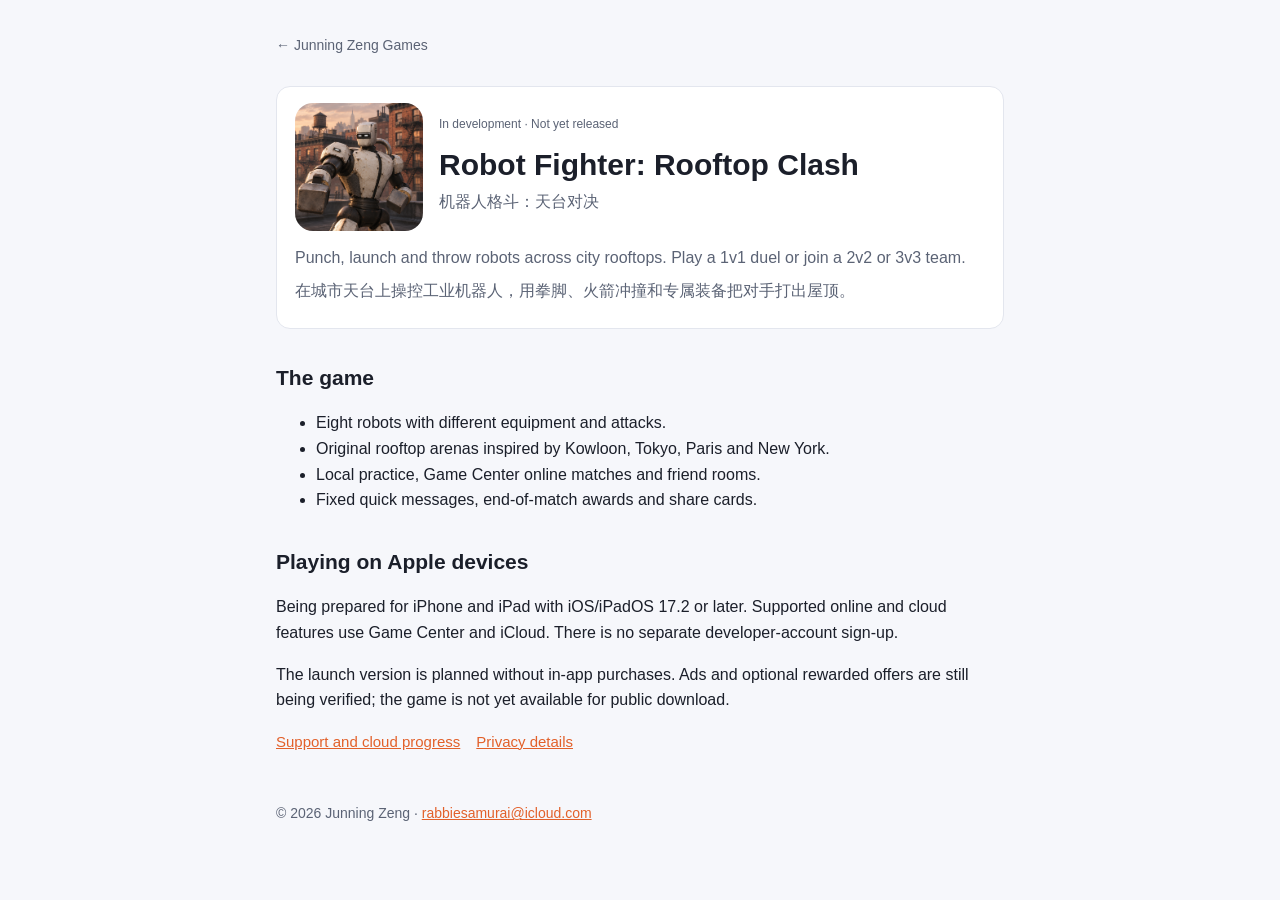
<file: robot-fighter.html>
<!doctype html>
<html lang="en">
<head>
  <meta charset="utf-8">
  <meta name="viewport" content="width=device-width, initial-scale=1">
  <title>Robot Fighter: Rooftop Clash</title>
  <meta name="description" content="Robot fighting on city rooftops. 1v1 duels and 2v2 or 3v3 team battles for iPhone and iPad. In development by Junning Zeng.">
  <link rel="stylesheet" href="style.css">
</head>
<body><main>
  <header><a class="home" href="index.html">← Junning Zeng Games</a></header>
  <section class="card">
    <div class="game-heading"><img class="game-icon" src="assets/robot-fighter.png" width="128" height="128" alt="Original industrial boxer robot artwork"><div><span class="status">In development · Not yet released</span><h1>Robot Fighter: Rooftop Clash</h1><p lang="zh-Hans">机器人格斗：天台对决</p></div></div>
    <p>Punch, launch and throw robots across city rooftops. Play a 1v1 duel or join a 2v2 or 3v3 team.</p>
    <p lang="zh-Hans">在城市天台上操控工业机器人，用拳脚、火箭冲撞和专属装备把对手打出屋顶。</p>
  </section>
  <h2>The game</h2>
  <ul><li>Eight robots with different equipment and attacks.</li><li>Original rooftop arenas inspired by Kowloon, Tokyo, Paris and New York.</li><li>Local practice, Game Center online matches and friend rooms.</li><li>Fixed quick messages, end-of-match awards and share cards.</li></ul>
  <h2>Playing on Apple devices</h2>
  <p>Being prepared for iPhone and iPad with iOS/iPadOS 17.2 or later. Supported online and cloud features use Game Center and iCloud. There is no separate developer-account sign-up.</p>
  <p>The launch version is planned without in-app purchases. Ads and optional rewarded offers are still being verified; the game is not yet available for public download.</p>
  <div class="links"><a href="support.html#robot-fighter">Support and cloud progress</a><a href="privacy.html#robot-fighter">Privacy details</a></div>
  <footer>© 2026 Junning Zeng · <a href="mailto:rabbiesamurai@icloud.com">rabbiesamurai@icloud.com</a></footer>
</main></body>
</html>
</file>
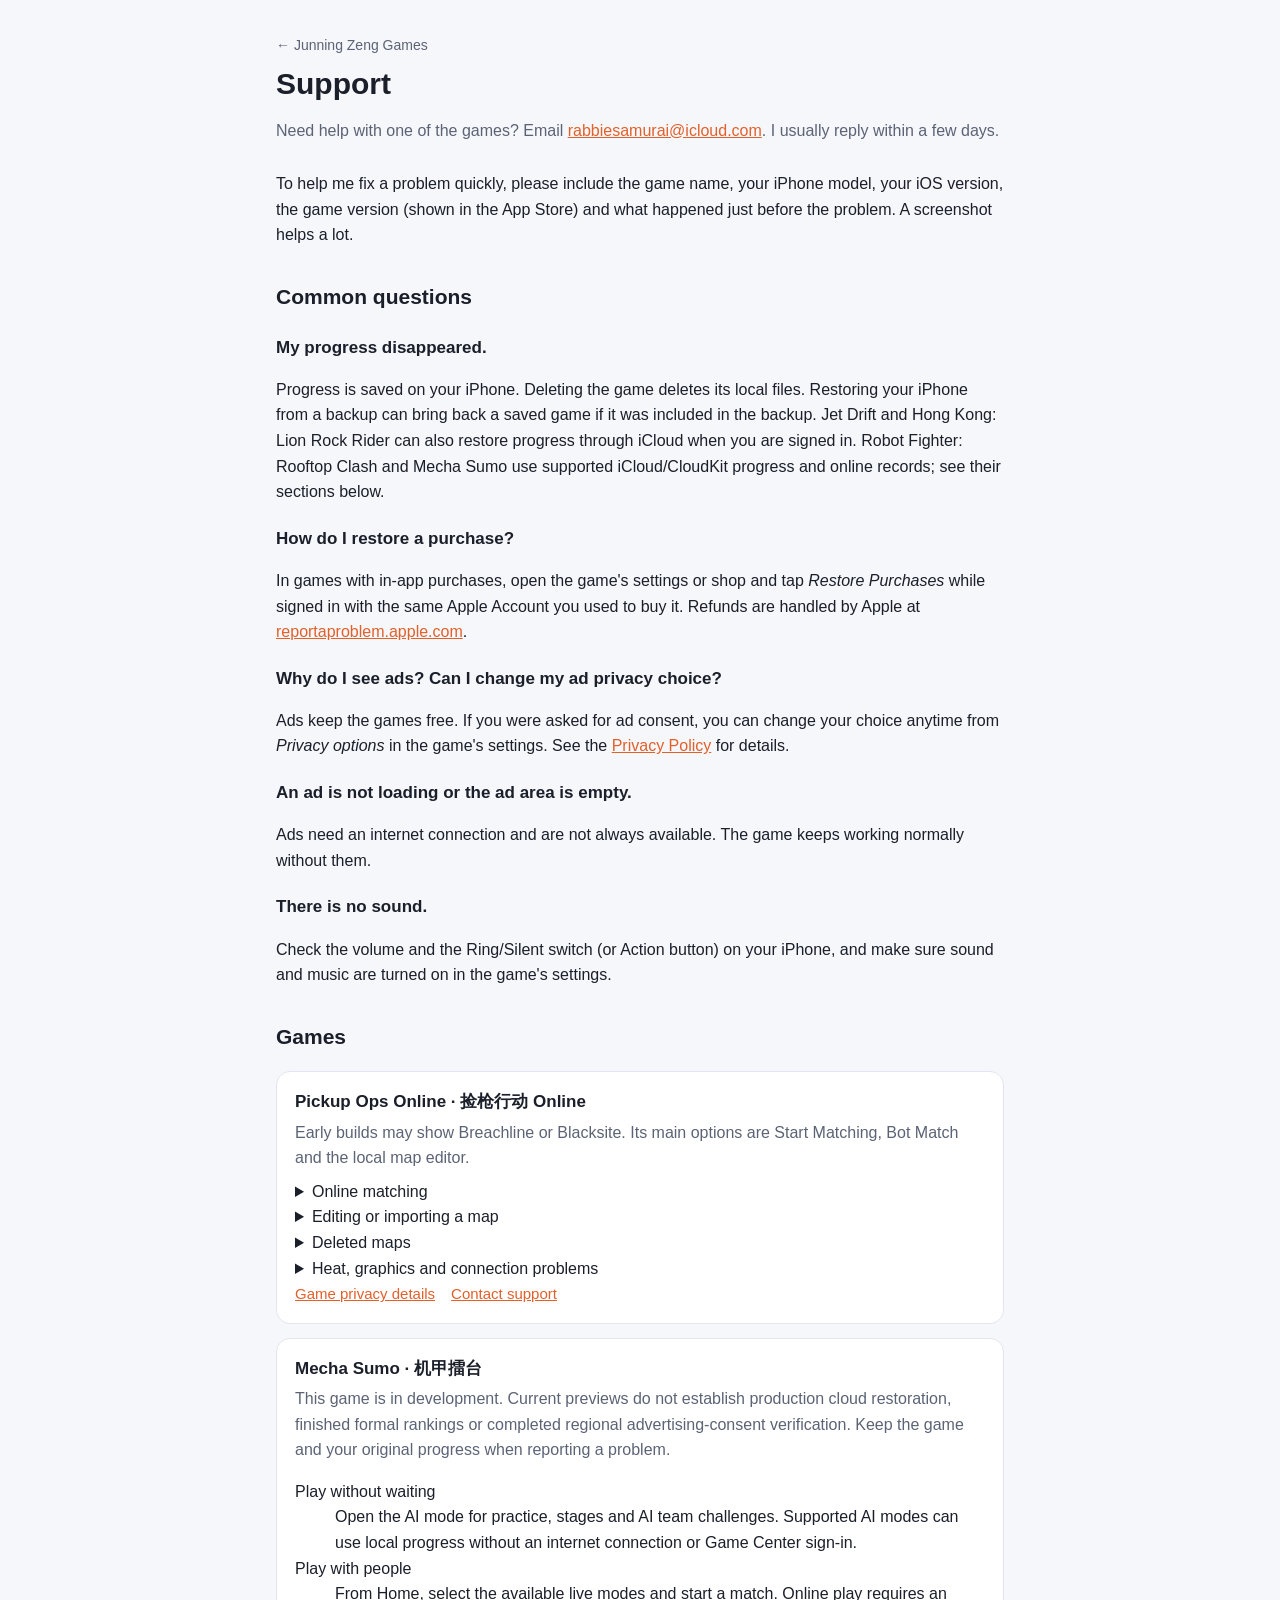
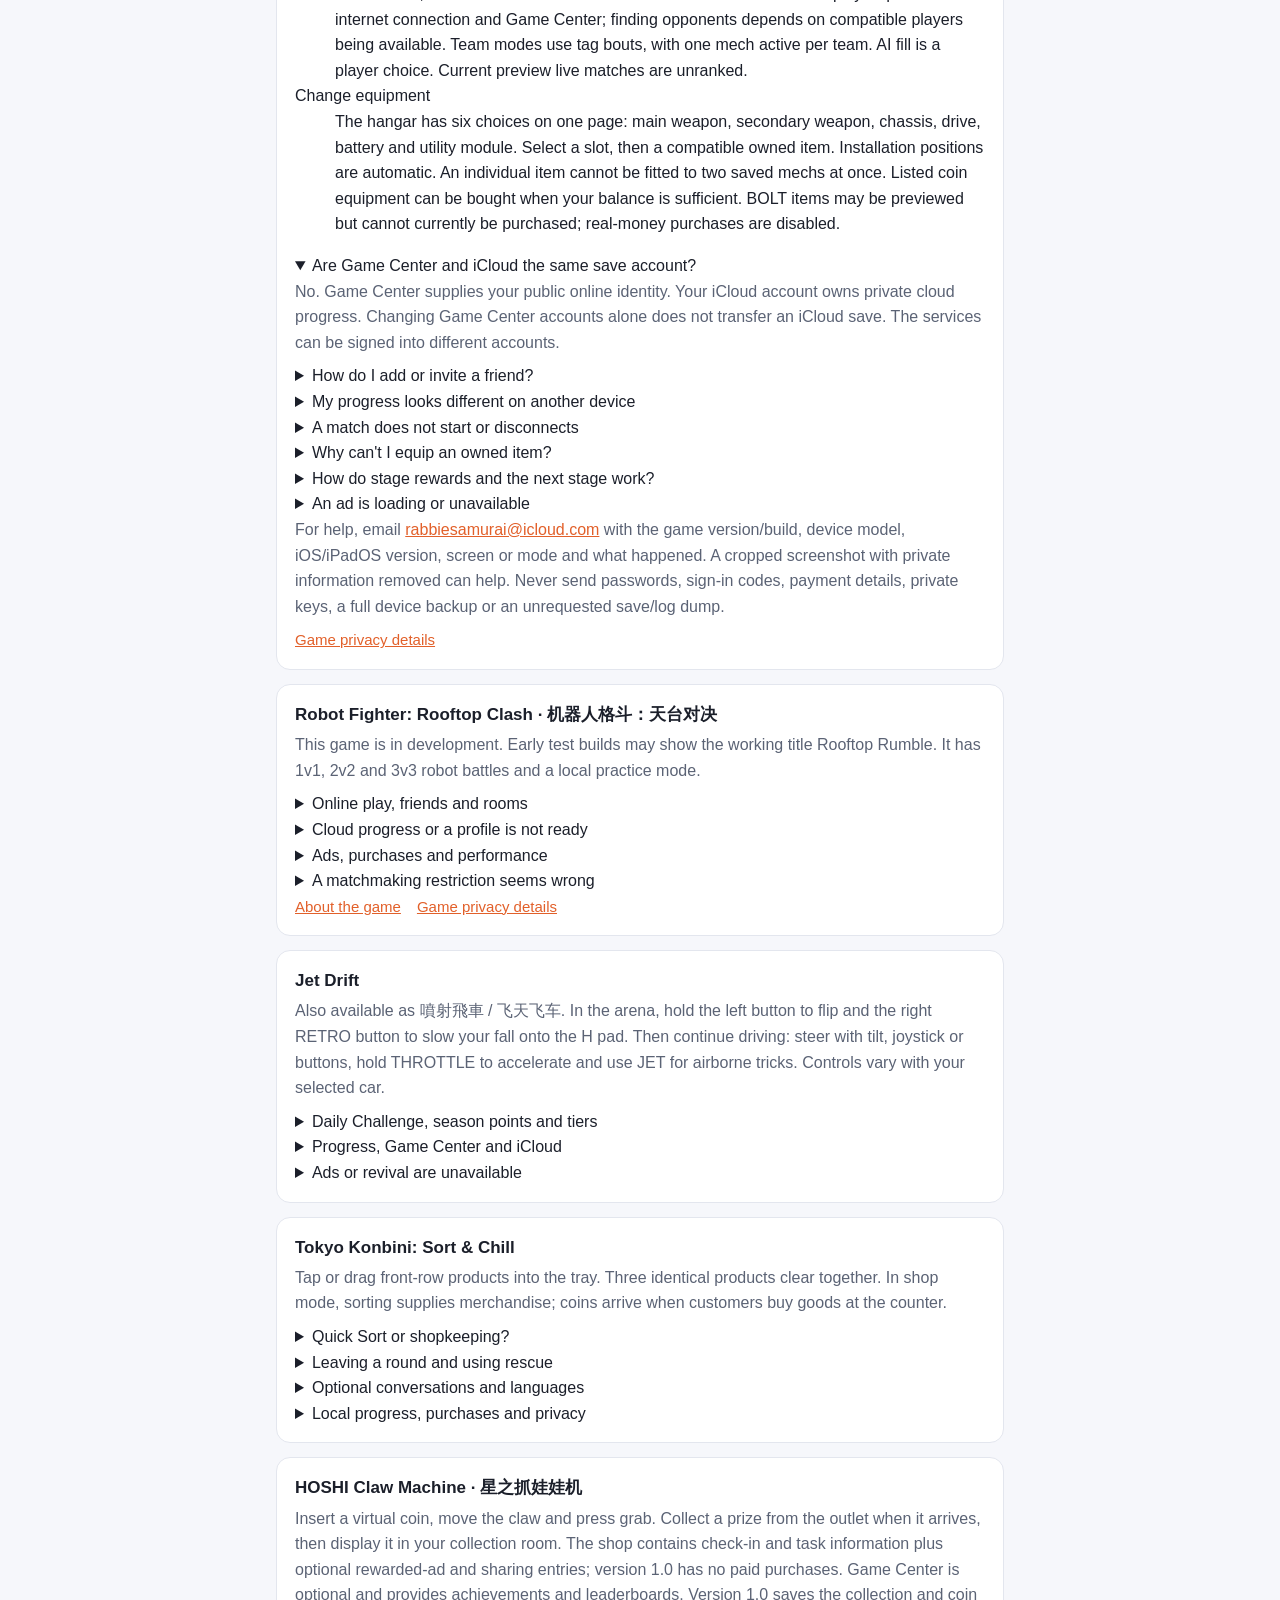
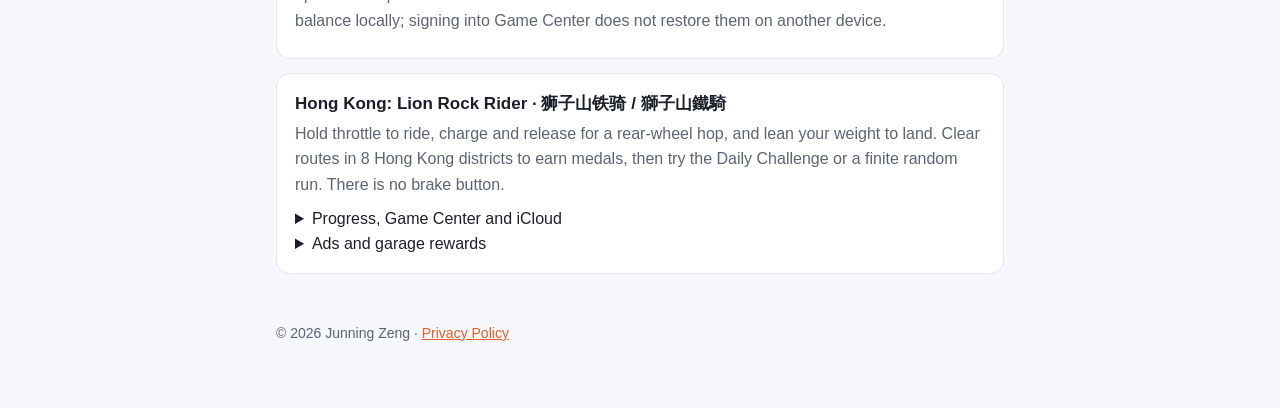
<file: support.html>
<!doctype html>
<html lang="en">
<head>
  <meta charset="utf-8">
  <meta name="viewport" content="width=device-width, initial-scale=1">
  <title>Game Support</title>
  <meta name="description" content="Support and contact for games by Junning Zeng.">
  <link rel="stylesheet" href="style.css">
</head>
<body>
<main>
  <header>
    <a class="home" href="index.html">← Junning Zeng Games</a>
    <h1>Support</h1>
    <p class="muted">Need help with one of the games? Email <a href="mailto:rabbiesamurai@icloud.com">rabbiesamurai@icloud.com</a>. I usually reply within a few days.</p>
  </header>

  <p>To help me fix a problem quickly, please include the game name, your iPhone model, your iOS version, the game version (shown in the App Store) and what happened just before the problem. A screenshot helps a lot.</p>

  <h2>Common questions</h2>

  <h3>My progress disappeared.</h3>
  <p>Progress is saved on your iPhone. Deleting the game deletes its local files. Restoring your iPhone from a backup can bring back a saved game if it was included in the backup. Jet Drift and Hong Kong: Lion Rock Rider can also restore progress through iCloud when you are signed in. Robot Fighter: Rooftop Clash and Mecha Sumo use supported iCloud/CloudKit progress and online records; see their sections below.</p>

  <h3>How do I restore a purchase?</h3>
  <p>In games with in-app purchases, open the game's settings or shop and tap <em>Restore Purchases</em> while signed in with the same Apple Account you used to buy it. Refunds are handled by Apple at <a href="https://reportaproblem.apple.com">reportaproblem.apple.com</a>.</p>

  <h3>Why do I see ads? Can I change my ad privacy choice?</h3>
  <p>Ads keep the games free. If you were asked for ad consent, you can change your choice anytime from <em>Privacy options</em> in the game's settings. See the <a href="privacy.html">Privacy Policy</a> for details.</p>

  <h3>An ad is not loading or the ad area is empty.</h3>
  <p>Ads need an internet connection and are not always available. The game keeps working normally without them.</p>

  <h3>There is no sound.</h3>
  <p>Check the volume and the Ring/Silent switch (or Action button) on your iPhone, and make sure sound and music are turned on in the game's settings.</p>

  <h2>Games</h2>

  <div class="games">
    <div class="card" id="pickup-ops">
      <h3>Pickup Ops Online · 捡枪行动 Online</h3>
      <p>Early builds may show Breachline or Blacksite. Its main options are Start Matching, Bot Match and the local map editor.</p>
      <details><summary>Online matching</summary><p>The game attempts Game Center sign-in when it opens. Select weapon pickup, demolition, or both before starting a search. Regular online matches select from the included maps and fill empty seats with bots; there is no separate manual host-start step. Small rounds continue automatically, and the match-end countdown leads into another included map. Current previews do not submit leaderboard scores or award ranked points. Continuous recruitment and host handoff are still being verified; do not rely on a disconnected match resuming. Workshop-map online sharing and automatic map downloading are postponed. Supported bot matches and local editing remain available if Game Center is unavailable.</p></details>
      <details><summary>Editing or importing a map</summary><p>Official templates are on the left of the workshop. Copy one into My Maps on the right, then use AI layout or the manual editor. Import from Files opens the iPhone or iPad system Files picker for a JSON or TXT file. Cancelling does not replace the current text. Ask your AI for a complete map file; a truncated response cannot form a complete map. Copying an AI prompt to another service shares the current map layout and your requested changes with that service.</p></details>
      <details><summary>Deleted maps</summary><p>Map deletion asks for confirmation and moves the map into local trash. A restore interface is not yet available. Keep a separate copy of important map files; deleting the app removes its local maps and trash, subject to any device backup.</p></details>
      <details><summary>Heat, graphics and connection problems</summary><p>Automatic graphics begins at A4 in current test builds and reduces rendering load when needed. A higher A number means lower visual quality. System thermal warnings can reduce quality further. The upper-right display shows FPS, the applied quality grade and measured network round-trip time; a dash means no fresh latency sample is available. For a report, include both devices' models, game versions, selected mode and whether the problem affected the host or the other player. Do not send passwords or verification codes.</p></details>
      <div class="links"><a href="privacy.html#pickup-ops">Game privacy details</a><a href="mailto:rabbiesamurai@icloud.com?subject=Pickup%20Ops%20Online%20support">Contact support</a></div>
    </div>

    <div class="card" id="mecha-sumo">
      <h3>Mecha Sumo · 机甲擂台</h3>
      <p>This game is in development. Current previews do not establish production cloud restoration, finished formal rankings or completed regional advertising-consent verification. Keep the game and your original progress when reporting a problem.</p>

    <dl class="mecha-facts">
      <dt>Play without waiting</dt><dd>Open the AI mode for practice, stages and AI team challenges. Supported AI modes can use local progress without an internet connection or Game Center sign-in.</dd>
      <dt>Play with people</dt><dd>From Home, select the available live modes and start a match. Online play requires an internet connection and Game Center; finding opponents depends on compatible players being available. Team modes use tag bouts, with one mech active per team. AI fill is a player choice. Current preview live matches are unranked.</dd>
      <dt>Change equipment</dt><dd>The hangar has six choices on one page: main weapon, secondary weapon, chassis, drive, battery and utility module. Select a slot, then a compatible owned item. Installation positions are automatic. An individual item cannot be fitted to two saved mechs at once. Listed coin equipment can be bought when your balance is sufficient. BOLT items may be previewed but cannot currently be purchased; real-money purchases are disabled.</dd>
    </dl>

    <details open><summary>Are Game Center and iCloud the same save account?</summary><p>No. Game Center supplies your public online identity. Your iCloud account owns private cloud progress. Changing Game Center accounts alone does not transfer an iCloud save. The services can be signed into different accounts.</p></details>
    <details><summary>How do I add or invite a friend?</summary><p>The game attempts Game Center sign-in when it opens. Cancelling or failing sign-in does not block supported AI modes. Adding a Game Center friend and inviting someone to a match are separate actions.</p><p>Choose Friends → Invite 1v1 to open Apple's native player-selection and match-invitation interface. Where Apple offers an Add Friends control there, you can use it before inviting someone to the match. Manage other Game Center friendships in Apple Games → Friends → Invite Friends. The game does not provide its own separate friend-creation system. Apple manages the recipient, delivery and acceptance. An email address belongs in Apple's interface, not the numeric game-code search box. A game search code identifies a discovery record; it does not create a Game Center friendship.</p><p>Explicit in-game friend lookup needs Game Center friend-list permission and can resolve accessible Game Center friends, rather than arbitrary strangers. Check that the other person accepted the friendship and that the needed friend access is allowed. The full authorized lookup and directed-invitation flow is still being verified in current previews.</p><p>See <a href="https://support.apple.com/en-us/101638">Apple's friend-request instructions</a> for contact suggestions, discovery settings and restrictions.</p></details>
    <details><summary>My progress looks different on another device</summary><p>Keep the device and app data that hold your expected progress. Check both game versions, the connection and the intended iCloud account. Your iCloud account owns supported private cloud saves; the device keeps a local copy for offline AI play. Game Center supplies your public player identity and online play, and signing into it alone does not restore an iCloud save. Cloud saving and restoration depend on the supported Apple services being available.</p><p>Do not delete or reinstall the app as a first troubleshooting step. Contact support with the game version, which device has the expected progress and whether you changed Game Center or iCloud accounts. Do not send account passwords, verification codes or an unrequested save dump.</p></details>
    <details><summary>A match does not start or disconnects</summary><p>Check the connection and Game Center sign-in, then return to the lobby when appropriate. Matchmaking depends on compatible online players. Note the selected mode, approximate time and any message shown. AI practice remains available without waiting for another player.</p></details>
    <details><summary>Why can't I equip an owned item?</summary><p>The selected slot must support the equipment, the mech must meet its weight and CPU limits, and that individual item must not already be installed on another saved mech. Check the other builds in your warehouse. Items removed from a build remain owned. The hangar shows the applicable equipment restriction.</p></details>
    <details><summary>How do stage rewards and the next stage work?</summary><p>A first stage clear grants that stage's listed coin reward once; repeat clears do not pay it again. After a victory is saved, the next unlocked stage can be started from the result screen. A loss or the last stage offers a retry. You can also return to the stage list. Weekly opponent rewards are separate and refresh on Monday at 00:00 UTC.</p></details>
    <details><summary>An ad is loading or unavailable</summary><p>The reserved ad area may show a workshop panel when no ad is ready. That fallback is not an ad or purchase offer. The game remains playable without an available ad. Real-money purchases are disabled.</p><p>The updated Mecha Sumo 1.0 build uses fixed non-personalized ads and restricted data processing, with no App Tracking Transparency request. Google's SDKs can still process IP-derived approximate location, app/device information, ad interactions and diagnostics. Where Google's UMP consent service requires and supplies options, open Settings → Ad privacy options; required consent forms remain in use. This control is separate from the <a href="privacy.html#mecha-sumo-ads">Privacy Policy</a>. Declining consent does not block supported gameplay. Older development previews may have shown a tracking-permission prompt. Regional consent, withdrawal and final advertising delivery are still being verified.</p></details>
      <p>For help, email <a href="mailto:rabbiesamurai@icloud.com?subject=Mecha%20Sumo%20support">rabbiesamurai@icloud.com</a> with the game version/build, device model, iOS/iPadOS version, screen or mode and what happened. A cropped screenshot with private information removed can help. Never send passwords, sign-in codes, payment details, private keys, a full device backup or an unrequested save/log dump.</p>
      <div class="links"><a href="privacy.html#mecha-sumo">Game privacy details</a></div>
    </div>

    <div class="card" id="robot-fighter">
      <h3>Robot Fighter: Rooftop Clash · 机器人格斗：天台对决</h3>
      <p>This game is in development. Early test builds may show the working title Rooftop Rumble. It has 1v1, 2v2 and 3v3 robot battles and a local practice mode.</p>
      <details><summary>Online play, friends and rooms</summary><p>Online features use Game Center and iCloud. Keep the game updated on every device and check that the required Apple services are signed in. Open Friends to find your Game Center display name and numeric game ID; friends can search for the game ID. Display names come from Game Center, rather than a name-entry field in this game. Friend messages use fixed phrases and emoji.</p><p>The captain invites friends to a room and chooses the available match options. Waiting for opponents depends on compatible players being online. AI-filled and friend-only games do not award ranked points. Practice is available when you want to play without waiting for an online opponent.</p></details>
      <details><summary>Cloud progress or a profile is not ready</summary><p>Keep the device that holds your progress and its app data. Use the same iCloud and Game Center accounts when restoring your own supported progress on another device, and let synchronization finish before starting ranked play. Signing into Game Center alone is not a substitute for the required iCloud account. Do not delete the game or sign out of accounts as a first troubleshooting step.</p></details>
      <details><summary>Ads, purchases and performance</summary><p>The launch version is being prepared without in-app purchases. Ads are planned for menus, matching and results; combat should remain clear of ad views. Rewarded offers are optional and depend on availability. These features are still being verified in test builds. Settings include quality, frame-rate display, music and sound controls. Lower quality can reduce rendering load on older devices.</p></details>
      <details><summary>A matchmaking restriction seems wrong</summary><p>Email <a href="mailto:rabbiesamurai@icloud.com?subject=Robot%20Fighter%20support">rabbiesamurai@icloud.com</a> with your numeric game ID, game version and the message you saw so the restriction can be reviewed. Never send your Apple Account password, verification codes or private keys.</p></details>
      <div class="links"><a href="robot-fighter.html">About the game</a><a href="privacy.html#robot-fighter">Game privacy details</a></div>
    </div>

    <div class="card" id="rocket-flip">
      <h3>Jet Drift</h3>
      <p>Also available as 噴射飛車 / 飞天飞车. In the arena, hold the left button to flip and the right RETRO button to slow your fall onto the H pad. Then continue driving: steer with tilt, joystick or buttons, hold THROTTLE to accelerate and use JET for airborne tricks. Controls vary with your selected car.</p>
      <details><summary>Daily Challenge, season points and tiers</summary>
        <p>Only Daily Challenge results enter the competitive rankings. Free Run is for exploration and personal records. A challenge resets at midnight UTC. Final daily placement awards 10 / 8 / 6 / 4 / 2 points for the top 1% / 10% / 25% / 50% / remaining players; fields of fewer than 10 players award at most 6 points. Only your best three daily awards each week count. A better result replaces a lower one and adds only the difference.</p>
        <p>Your first settled result gives a clearly labelled placement tier, based on the best daily award in your latest settled week. At 20 confirmed season points, you qualify for formal tiers. Formal tiers use your season-points rank among players with at least 20 confirmed points: top 1% King, 5% Diamond, 15% Platinum, 35% Gold, 75% Silver and the remainder Bronze. Small fields round tier places up. Today’s estimated points do not change a confirmed tier. Seasons reset each UTC calendar quarter.</p>
        <p>The Garage → Rankings menu shows qualification progress, your current percentile and how many places you need to climb. Targets can change as other players improve. Open the game after a challenge ends to settle its result; older unclaimed results may expire. A network problem does not prevent playing, but may delay new competitive submissions until earlier points are settled.</p>
      </details>
      <details><summary>Progress, Game Center and iCloud</summary><p>Game Center is optional. When the required Apple services are signed in and available, Jet Drift can automatically sync progress using Apple’s saved-game service and iCloud. If unavailable, the game keeps your local progress. Cloud progress may survive deleting the app and can return after reinstalling.</p></details>
      <details><summary>Ads or revival are unavailable</summary><p>The game remains playable without an available ad. Rewarded revival is optional, available only when an ad is ready, and can be used once per run.</p></details>
    </div>
    <div class="card" id="konbini-sort">
      <h3>Tokyo Konbini: Sort &amp; Chill</h3>
      <p>Tap or drag front-row products into the tray. Three identical products clear together. In shop mode, sorting supplies merchandise; coins arrive when customers buy goods at the counter.</p>
      <details><summary>Quick Sort or shopkeeping?</summary><p>If your main menu shows Quick Sort and shopkeeping, Quick Sort starts a separate random puzzle without an order or required story. You can retry the same board, start another random round or return to the menu. Quick rounds do not award shop coins or stock. Shopkeeping keeps its own unfinished box. Older versions may only show the shop entry.</p></details>
      <details><summary>Leaving a round and using rescue</summary><p>The two-mode version keeps quick-round and shop-box progress separately on your device. You can return to an unfinished round later. Rewarded-video rescue is optional and subject to the current attempt's conditions and usage limit; it is not the only way to keep playing. You can retry or leave a failed round. Core play remains available when ads cannot load.</p></details>
      <details><summary>Optional conversations and languages</summary><p>Open conversations from the small shop menu when you want to read. Trading pauses during a conversation; reading is not required to operate the shop. Completed stories can be restarted with portraits and choices, or from an unlocked chapter. The first reading is preserved while newly discovered endings are added. The interface has nine languages. Full story text is in Simplified Chinese and English; the other seven interfaces clearly label and show English story text.</p></details>
      <details><summary>Local progress, purchases and privacy</summary><p>Tokyo Konbini keeps shop progress, quick rounds, settings and story choices locally. It does not provide a game account or its own cloud-transfer feature. Keep the app and its data to preserve progress; signing into Game Center does not transfer this game's save. Version 1.0 has no in-app purchases. Where required, open Settings → Ad privacy options to review the available advertising choices. Contact <a href="mailto:rabbiesamurai@icloud.com">rabbiesamurai@icloud.com</a> for help.</p></details>
    </div>
    <div class="card" id="hoshi-arcade">
      <h3>HOSHI Claw Machine · 星之抓娃娃机</h3>
      <p>Insert a virtual coin, move the claw and press grab. Collect a prize from the outlet when it arrives, then display it in your collection room. The shop contains check-in and task information plus optional rewarded-ad and sharing entries; version 1.0 has no paid purchases. Game Center is optional and provides achievements and leaderboards. Version 1.0 saves the collection and coin balance locally; signing into Game Center does not restore them on another device.</p>
    </div>
    <div class="card" id="neon-kowloon">
      <h3>Hong Kong: Lion Rock Rider · 狮子山铁骑 / 獅子山鐵騎</h3>
      <p>Hold throttle to ride, charge and release for a rear-wheel hop, and lean your weight to land. Clear routes in 8 Hong Kong districts to earn medals, then try the Daily Challenge or a finite random run. There is no brake button.</p>
      <details><summary>Progress, Game Center and iCloud</summary><p>Game Center is optional and provides the Daily Challenge, season and all-time points and random-challenge leaderboards plus achievements. When you are signed into iCloud, the game can sync your progress through Apple’s iCloud key-value storage and merge it with another device. If iCloud is unavailable, progress stays on your iPhone. Cloud progress may return after reinstalling the game.</p></details>
      <details><summary>Ads and garage rewards</summary><p>The game shows a native ad card on the results screen and offers optional rewarded ads to revive after a crash in Daily or Random Challenge. It remains playable without an available ad. Version 1.0 has no paid purchases; garage items are unlocked with coins earned by playing or with gameplay rewards.</p></details>
    </div>
  </div>

  <footer>© 2026 Junning Zeng · <a href="privacy.html">Privacy Policy</a></footer>
</main>
</body>
</html>
</file>
<file: style.css>
:root {
  --bg: #f6f7fb;
  --surface: #ffffff;
  --text: #1b1f2a;
  --muted: #5b6375;
  --accent: #e2602a;
  --border: #e3e6ee;
}
@media (prefers-color-scheme: dark) {
  :root {
    --bg: #0f1320;
    --surface: #171c2c;
    --text: #e9ecf4;
    --muted: #a3abbf;
    --accent: #ff8a4c;
    --border: #283048;
  }
}
* { box-sizing: border-box; }
body {
  margin: 0;
  background: var(--bg);
  color: var(--text);
  font: 16px/1.6 -apple-system, BlinkMacSystemFont, "Segoe UI", Roboto, "Helvetica Neue", Arial, sans-serif;
}
main { max-width: 760px; margin: 0 auto; padding: 32px 16px 64px; }
header { margin-bottom: 28px; }
header a.home { color: var(--muted); text-decoration: none; font-size: 14px; }
h1 { font-size: 30px; line-height: 1.2; margin: 8px 0 6px; }
h2 { font-size: 21px; margin: 32px 0 8px; }
h3 { font-size: 17px; margin: 20px 0 4px; }
p, li { color: var(--text); }
.muted { color: var(--muted); }
a { color: var(--accent); }
.games { display: grid; gap: 14px; margin-top: 18px; }
.card {
  background: var(--surface);
  border: 1px solid var(--border);
  border-radius: 14px;
  padding: 16px 18px;
}
.card h3 { margin: 0 0 4px; }
.card p { margin: 0 0 8px; color: var(--muted); }
.links a { margin-right: 16px; font-size: 15px; }
footer { margin-top: 48px; font-size: 14px; color: var(--muted); }

.game-heading { display: flex; align-items: center; gap: 16px; margin-bottom: 14px; }
.game-heading > div { min-width: 0; }
.game-heading img { flex: 0 0 auto; border-radius: 18px; object-fit: cover; }
.status { display: inline-block; font-size: 12px; color: var(--muted); margin-bottom: 5px; }
.game-heading h1 { font-size: clamp(23px, 4vw, 30px); overflow-wrap: anywhere; }
@media (max-width: 480px) { .game-icon { width: 80px; height: 80px; } .game-heading { gap: 12px; } }
</file>
